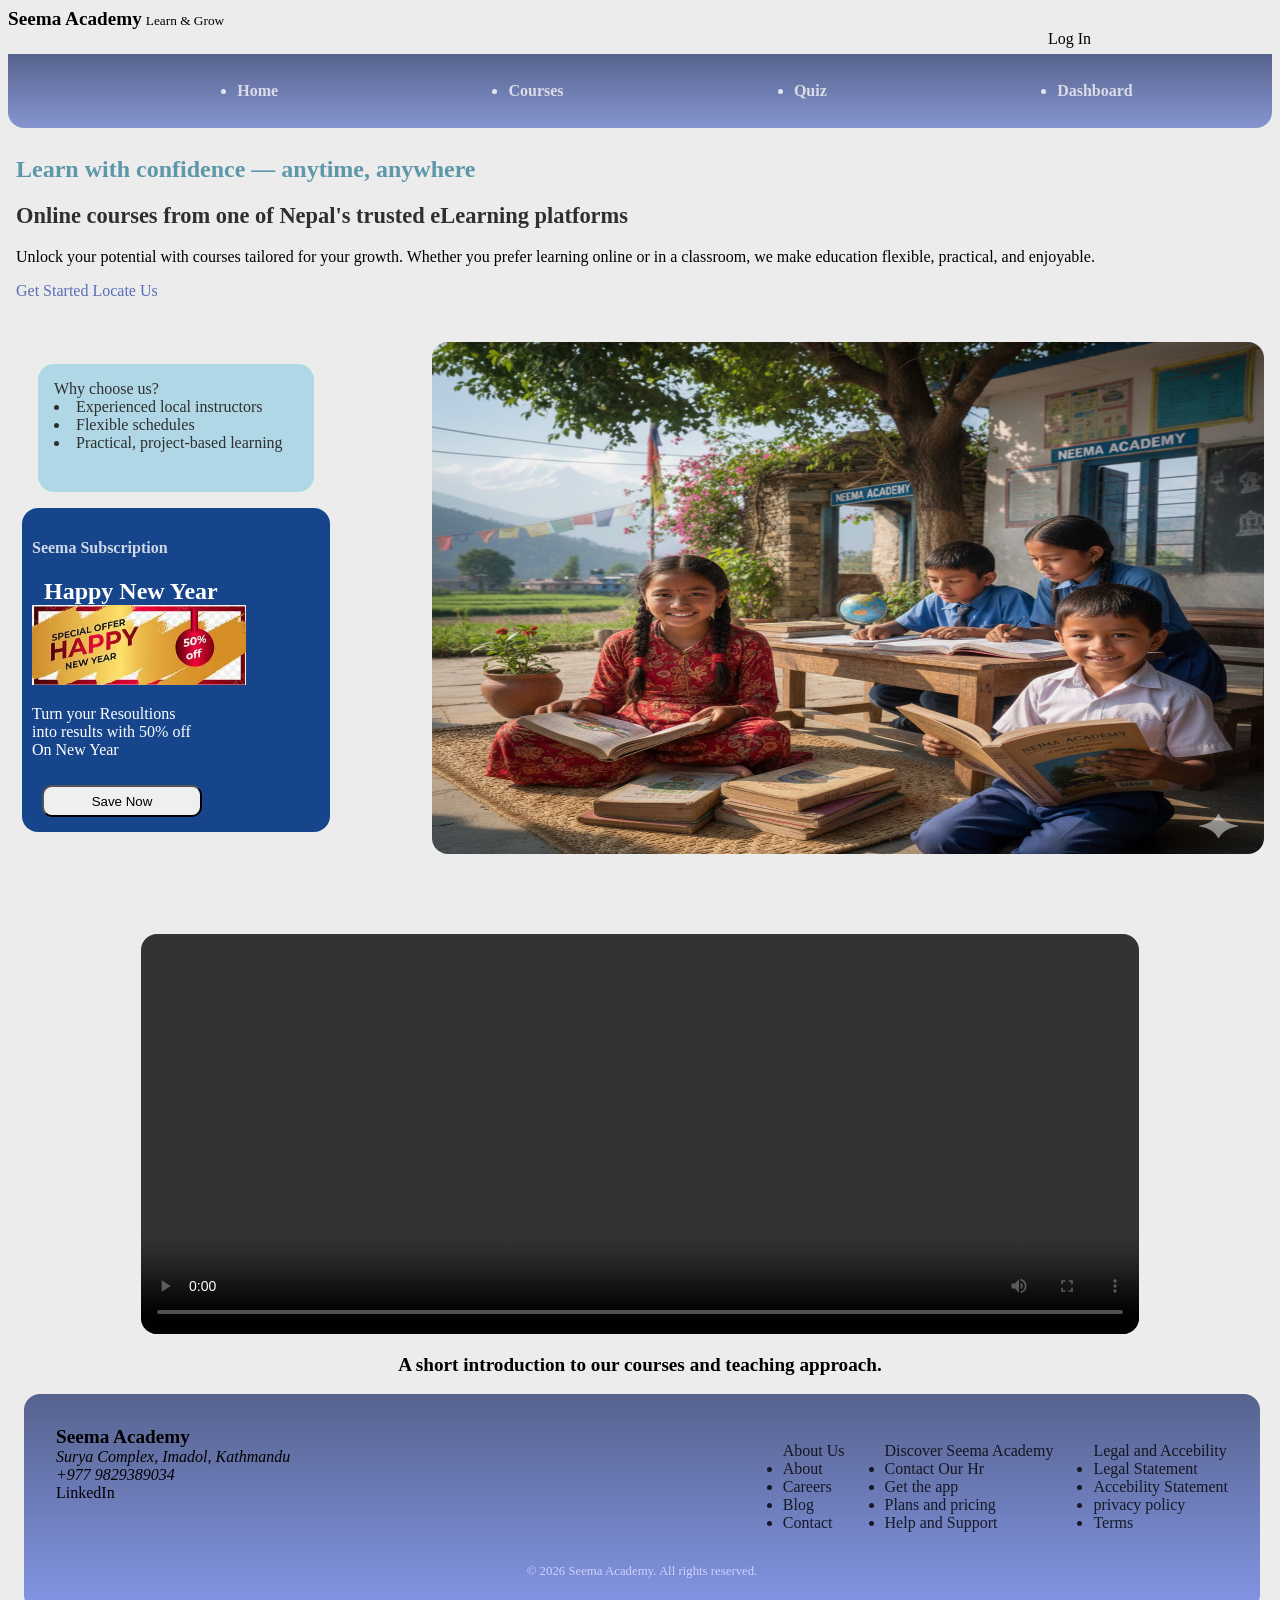
<file: index.html>
<!DOCTYPE html>
<html lang="en">
  <head>
    <meta charset="UTF-8" />
    <meta name="viewport" content="width=device-width, initial-scale=1.0" />
    <title>Neema Academy</title>
    <link rel="stylesheet" href="./css/style.css" />
  </head>
  <body>
    <header>
      <div>
        <div>
          <strong>Seema Academy</strong>
          <small>Learn & Grow</small>
          <a href="Html pages/login_page.html" class="login-btn">Log In</a>
        </div>
        <nav class="navigation" id="head-nav">
          <ul class="nav-ul">
            <li>
              <a href="index.html">Home</a>
            </li>

            <li>
              <a href="Html pages/courses.html">Courses</a>
            </li>

            <li>
              <a href="Html pages/quiz.html">Quiz</a>
            </li>
            <li>
              <a href="Html pages/dash.html">Dashboard</a>
            </li>
          </ul>
        </nav>
      </div>
    </header>

    <main>
      <section class="section">
        <div>
          <h1>Learn with confidence — anytime, anywhere</h1>
          <h3>
            <strong
              >Online courses from one of Nepal's trusted eLearning
              platforms</strong
            >
          </h3>
          <p>
            Unlock your potential with courses tailored for your growth. Whether
            you prefer learning online or in a classroom, we make education
            flexible, practical, and enjoyable.
          </p>

          <div>
            <a href="#">Get Started</a>
            <a href="#">Locate Us</a>
          </div>
        </div>
      </section>
      <br />

      <div id="figure">
        <div id="offer">
          <ul id="ul1">
            Why choose us?
            <li>Experienced local instructors</li>
            <li>Flexible schedules</li>
            <li>Practical, project-based learning</li>
          </ul>

          <div class="offer-btn">
            <h4 id="h41">Seema Subscription</h4>
            <strong>Happy New Year</strong>

            <img
              src="assets/new.png"
              alt="newyear
            "
              id="new1"
            />

            <p>
              Turn your Resoultions<br />
              into results with 50% off<br />
              On New Year
            </p>
            <button type="button">Save Now</button>
          </div>
        </div>

        <div id="image1-div">
          <img src="assets/neema.png" alt="Academy" />
        </div>
      </div>

      <section>
        <article>
          <div id="video">
            <video controls>
              <source
                src="https://www.w3schools.com/html/mov_bbb.mp4"
                type="video/mp4"
              />
              learning.
            </video>
            <p id="inde">
              <strong>
                A short introduction to our courses and teaching
                approach.</strong
              >
            </p>
          </div>
        </article>
      </section>
    </main>
    <br /><br />
    <footer>
      <div class="footer-div">
        <div>
          <strong>Seema Academy</strong><br />
          <address>
            Surya Complex, Imadol, Kathmandu<br />
            <a href="tel:+9779829389034">+977 9829389034</a>
          </address>

          <a href="https://www.linkedin.com/in/bibesh-pokharel-70557b2aa/"
            >LinkedIn</a
          >
        </div>
        <nav>
          <div class="footer-div">
            <ul>
              About Us
              <li>
                <a href="#">About</a>
              </li>
              <li>
                <a href="#">Careers</a>
              </li>
              <li>
                <a href="#">Blog</a>
              </li>
              <li>
                <a href="contact">Contact</a>
              </li>
            </ul>
            <ul>
              Discover Seema Academy
              <li>
                <a href="#">Contact Our Hr</a>
              </li>
              <li>
                <a href="#">Get the app</a>
              </li>
              <li>
                <a href="#">Plans and pricing</a>
              </li>
              <li>
                <a href="#">Help and Support</a>
              </li>
            </ul>

            <ul>
              Legal and Accebility
              <li>
                <a href="#">Legal Statement</a>
              </li>
              <li>
                <a href="#">Accebility Statement</a>
              </li>
              <li>
                <a href="#">privacy policy</a>
              </li>
              <li>
                <a href="#">Terms</a>
              </li>
            </ul>
          </div>
        </nav>
      </div>

      <div>
        <small>© 2026 Seema Academy. All rights reserved.</small>
      </div>
    </footer>
  </body>
</html>
</file>
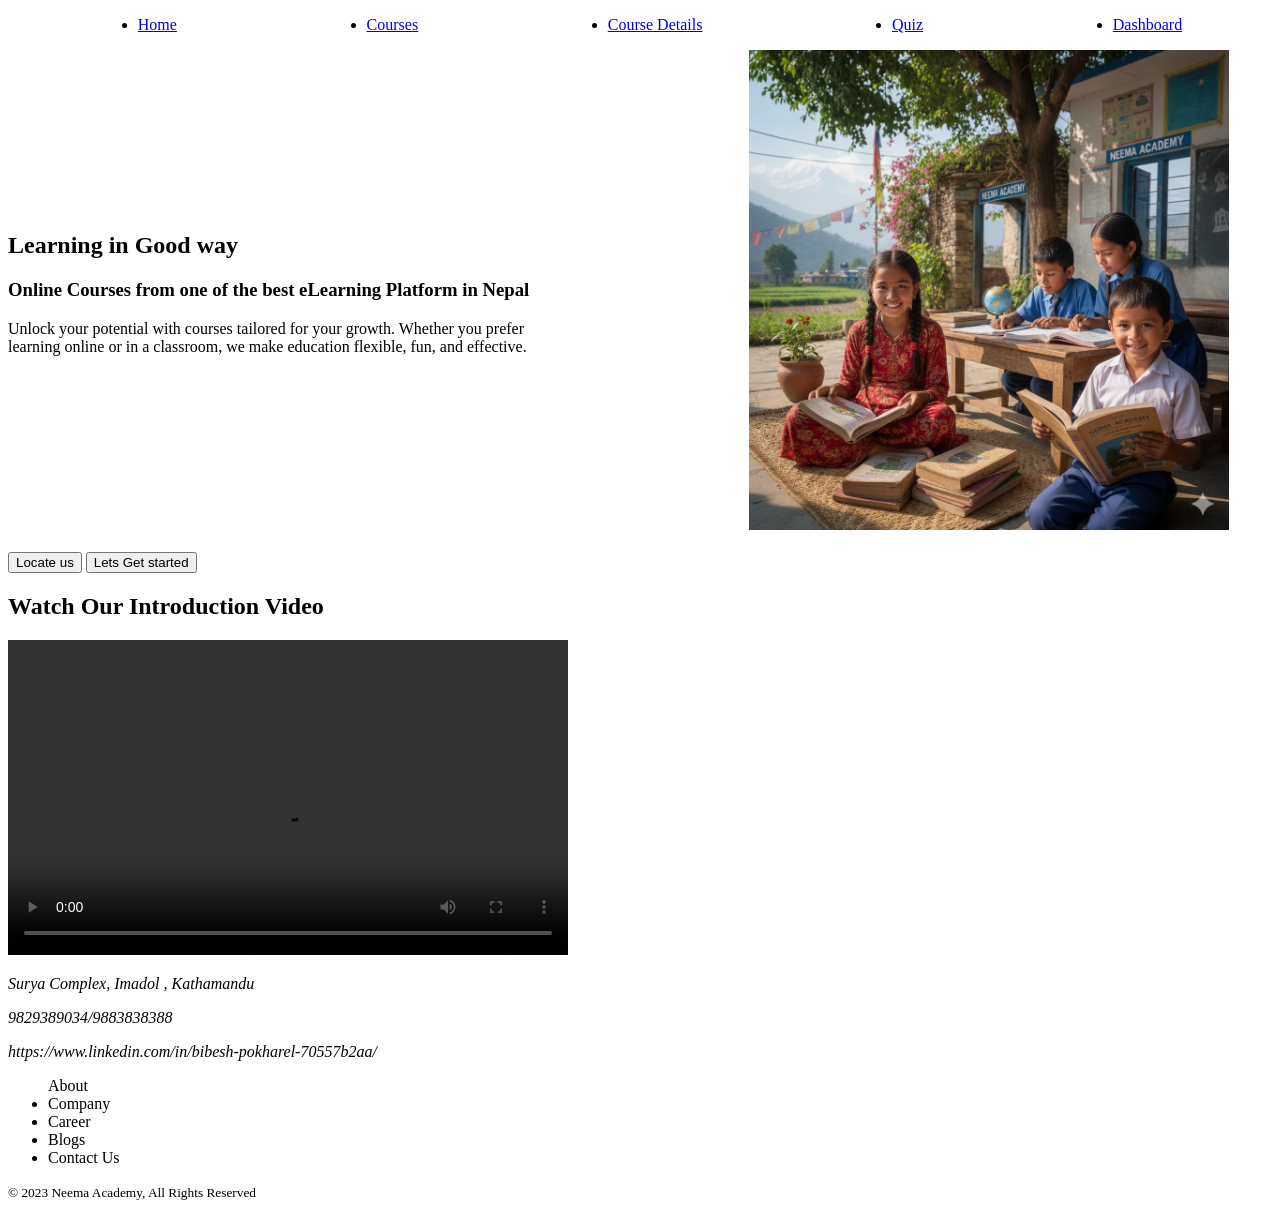
<file: Html pages/index.html>
<!DOCTYPE html>
<html lang="en">
  <head>
    <meta charset="UTF-8" />
    <meta name="viewport" content="width=device-width, initial-scale=1.0" />
    <title>Learning platform</title>
  </head>
  <body>
    <header>
      <nav>
        <ul
          style="
            display: flex;
            gap: 10px;

            justify-content: space-around;
          "
        >
          <li><a href="home.html">Home</a></li>
          <li><a href="courses.html">Courses</a></li>
          <li><a href="courseDetails.html">Course Details</a></li>
          <li><a href="quiz.html">Quiz</a></li>
          <li><a href="dashboard.html">Dashboard</a></li>
        </ul>
      </nav>
    </header>

    <main>
      <section style="display: flex; align-items: center; gap: 220px">
        <div>
          <h1>Learning in Good way</h1>
          <strong
            ><h3>
              Online Courses from one of the best eLearning Platform in Nepal
            </h3></strong
          >
          <p>
            Unlock your potential with courses tailored for your growth. Whether
            you prefer<br />
            learning online or in a classroom, we make education flexible, fun,
            and effective.
          </p>
        </div>
        <nav style="border-color: black; border-width: 10px">
          <div>
            <img
              src="../assets/neema.png"
              alt="Neema Academy"
              style="width: 30rem"
            />
          </div>
        </nav>
      </section>
      <br />
      <div>
        <button type="button">Locate us</button>
        <button>Lets Get started</button>
      </div>

      <section>
        <h2>Watch Our Introduction Video</h2>
        <section>
          <video width="560" height="315" controls>
            <source
              src="https://www.w3schools.com/html/mov_bbb.mp4"
              type="video/mp4"
            />
            A perfect practice makes a man perfect.
          </video>
        </section>
      </section>
    </main>

    <footer>
      <nav>
        <nav>
          <address>
            <p>Surya Complex, Imadol , Kathamandu</p>
            <p>9829389034/9883838388</p>
            <p>https://www.linkedin.com/in/bibesh-pokharel-70557b2aa/</p>
          </address>
        </nav>
        <nav>
          <ul>
            About
            <li>Company</li>
            <li>Career</li>
            <li>Blogs</li>
            <li>Contact Us</li>
          </ul>
        </nav>
        <nav></nav>
      </nav>
      <small>© 2023 Neema Academy, All Rights Reserved</small>
    </footer>
  </body>
</html>
</file>
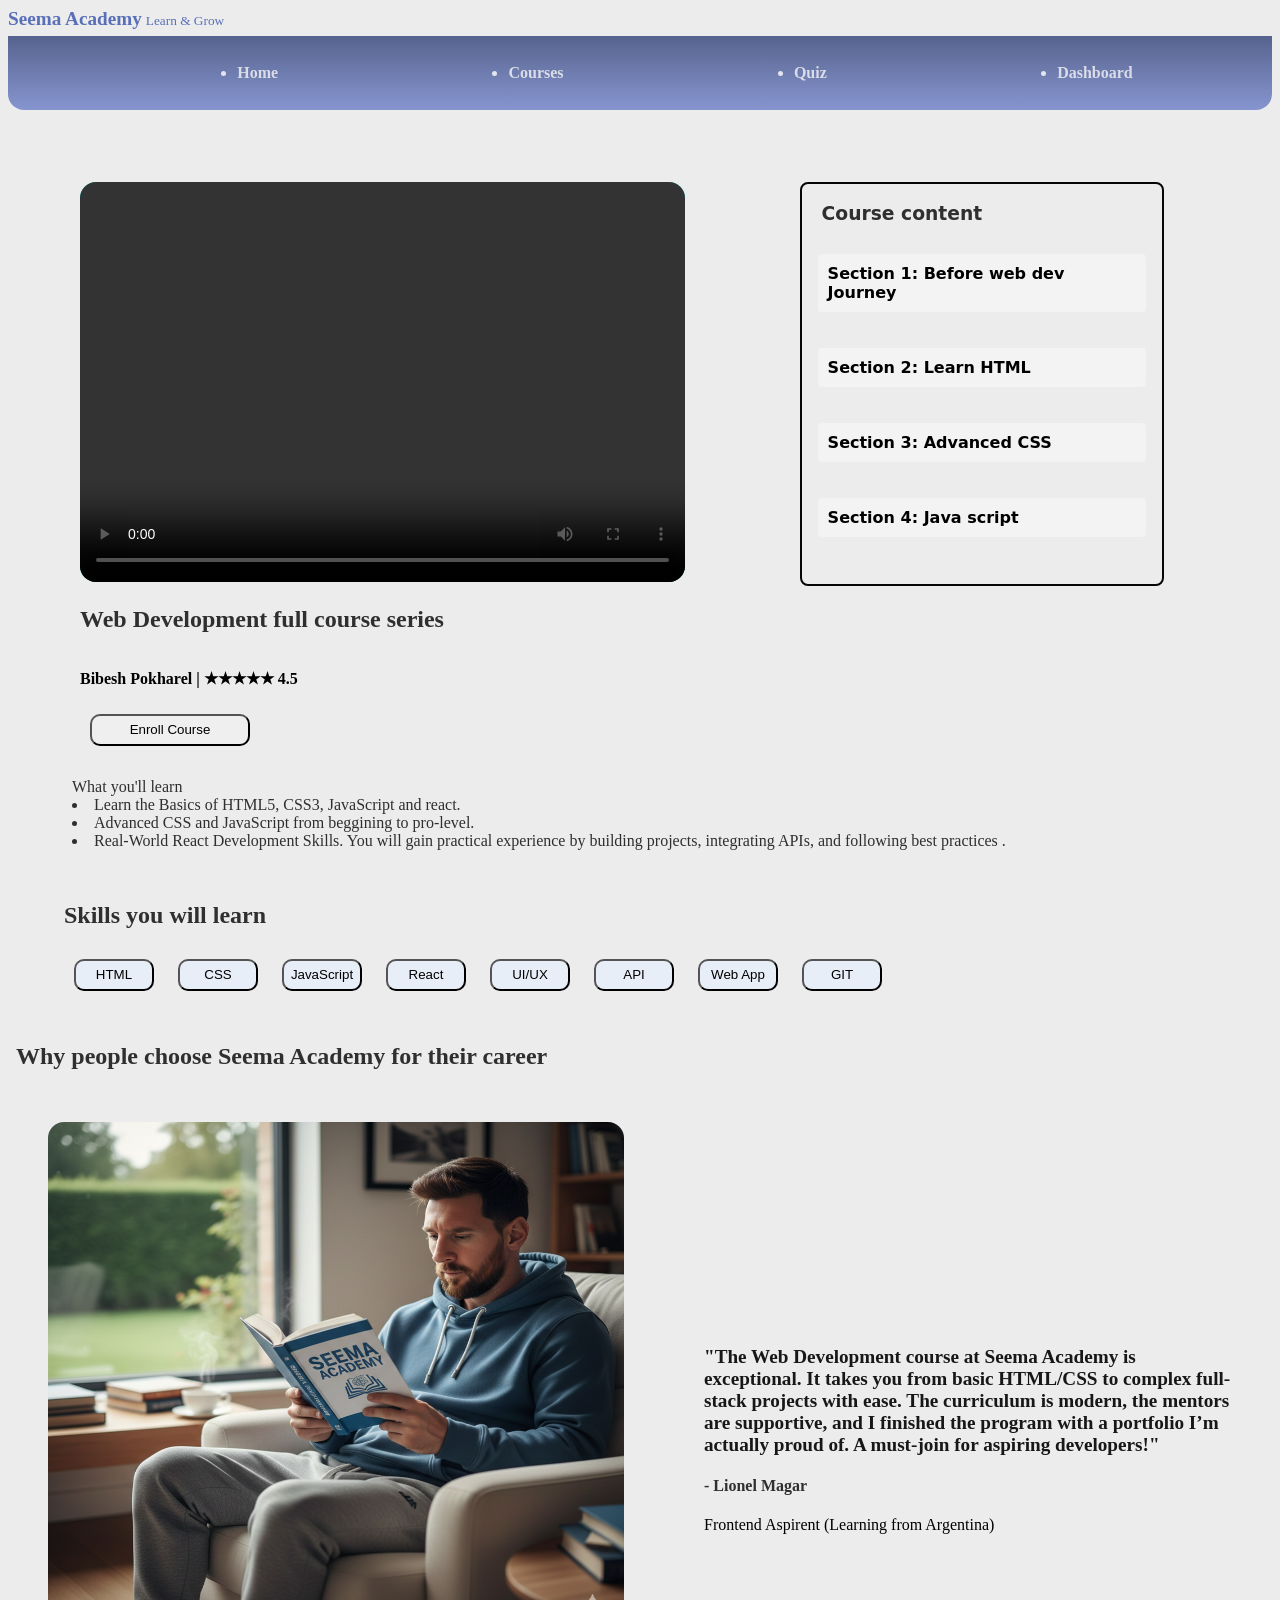
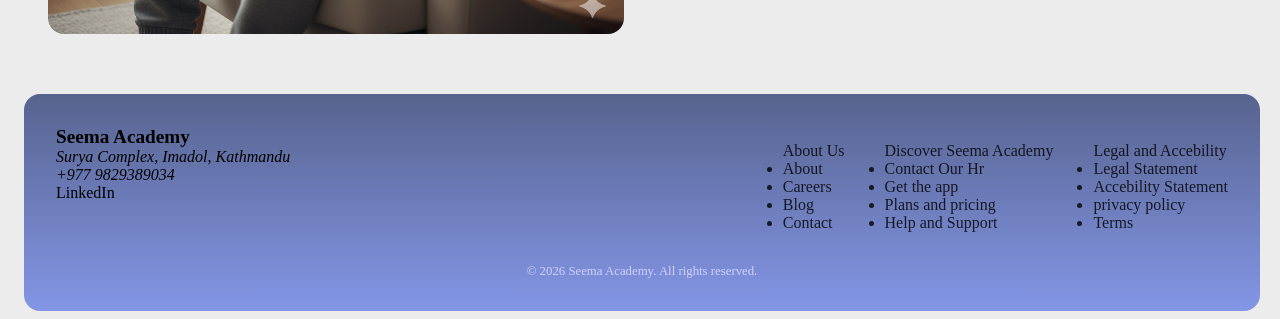
<file: Html pages/courseDetails.html>
<!DOCTYPE html>
<html lang="en">
  <head>
    <meta charset="UTF-8" />
    <meta name="viewport" content="width=device-width, initial-scale=1.0" />
    <title>course details</title>
    <link rel="stylesheet" href="../css/style.css" />
    <link rel="stylesheet" href="../css/courses_details.css" />
  </head>
  <body>
    <header>
      <div>
        <a>
          <div>
            <strong>Seema Academy</strong>
            <small>Learn & Grow</small>
          </div>
        </a>
        <nav class="navigation" id="head-nav">
          <ul class="nav-ul">
            <li>
              <a href="../index.html">Home</a>
            </li>

            <li>
              <a href="../Html pages/courses.html">Courses</a>
            </li>

            <li>
              <a href="../Html pages/quiz.html">Quiz</a>
            </li>
            <li>
              <a href="../Html pages/dash.html">Dashboard</a>
            </li>
          </ul>
        </nav>
      </div>
    </header>
    <main>
      <div class="div1">
        <section>
          <div class="course-grid">
            <div class="video-container" name="video">
              <video controls>
                <source
                  src="https://www.w3schools.com/html/mov_bbb.mp4"
                  type="video/mp4"
                />
              </video>
              <div id="intro">
                <h2>Web Development full course series</h2>
                <p>Bibesh Pokharel | ★★★★★ 4.5</p>
                <a href="enroll_page.html"
                  ><button type="button">Enroll Course</button></a
                >
              </div>
            </div>

            <!-- Course sections -->
            <div id="course-panel">
              <h3>Course content</h3>

              <details class="section">
                <summary class="section-header">
                  Section 1: Before web dev Journey
                </summary>

                <ul class="lesson-list">
                  <li>
                    <label>
                      <input type="checkbox" />
                      <span>1. Course Introduction</span>
                    </label>
                  </li>

                  <li>
                    <label>
                      <span class="title">2. Meet your Instructor</span>
                    </label>
                  </li>

                  <li>
                    <label>
                      <span class="title">3. Lets talk about AI hype</span>
                    </label>
                  </li>

                  <li>
                    <label>
                      <span class="title">4. Jobs salary range and skills</span>
                    </label>
                  </li>

                  <li>
                    <label>
                      <span class="title"
                        >5. What tools you need for web development</span
                      >
                    </label>
                  </li>

                  <li>
                    <label>
                      <span class="title"
                        >6. How to setup your code editor</span
                      >
                    </label>
                  </li>
                </ul>
              </details>

              <!-- section 2 -->

              <details class="section">
                <summary class="section-header">Section 2: Learn HTML</summary>

                <ul class="lesson-list">
                  <li>
                    <label>
                      <input type="checkbox" name="title" />
                      <span class="title">1. HTML Introduction</span>
                    </label>
                  </li>

                  <li>
                    <label>
                      <span class="title"
                        >2. Emmet headings , Block and Inline</span
                      >
                    </label>
                  </li>

                  <li>
                    <label>
                      <span class="title">3. Tables and forms</span>
                    </label>
                  </li>

                  <li>
                    <label>
                      <span class="title"
                        >4. Building a Sementic HTML Page</span
                      >
                    </label>
                  </li>

                  <li>
                    <label>
                      <span class="title">5. Multimedia and Aria in HTML</span>
                    </label>
                  </li>

                  <li>
                    <label>
                      <span class="title">6. Quiz on HTML</span>
                    </label>
                  </li>
                </ul>
              </details>

              <details class="section">
                <summary class="section-header">
                  Section 3: Advanced CSS
                </summary>

                <ul class="lesson-list">
                  <li>
                    <label>
                      <input type="checkbox" />
                      <span class="title">1. CSS Introduction</span>
                    </label>
                  </li>

                  <li>
                    <label>
                      <span class="title"
                        >2. Type and current state of CSS</span
                      >
                    </label>
                  </li>

                  <li>
                    <label>
                      <span class="title">3. MasterClass on CSS Selectors</span>
                    </label>
                  </li>

                  <li>
                    <label>
                      <span class="title">4. Grid vs Flexbox</span>
                    </label>
                  </li>

                  <li>
                    <label>
                      <span class="title"
                        >5. Dropdown Navbar and Specificity</span
                      >
                    </label>
                  </li>

                  <li>
                    <label>
                      <span class="title">6. A Quiz on CSS</span>
                    </label>
                  </li>
                </ul>
              </details>
              <!-- section 4 -->
              <details class="section">
                <summary class="section-header">Section 4: Java script</summary>

                <ul class="lesson-list">
                  <li>
                    <label>
                      <input type="checkbox" />
                      <span class="title">1. Course Introduction</span>
                    </label>
                  </li>

                  <li>
                    <label>
                      <span class="title">2. Meet your Instructor</span>
                    </label>
                  </li>

                  <li>
                    <label>
                      <span class="title">3. Lets talk about AI hype</span>
                    </label>
                  </li>

                  <li>
                    <label>
                      <span class="title">4. Jobs salary range and skills</span>
                    </label>
                  </li>

                  <li>
                    <label>
                      <span class="title"
                        >5. What tools you need for web development</span
                      >
                    </label>
                  </li>

                  <li>
                    <label>
                      <input type="checkbox" />
                      <span class="title"
                        >6. How to setup your code editor</span
                      >
                    </label>
                  </li>
                </ul>
              </details>
            </div>
          </div>
        </section>
      </div>
      <div id="learn">
        <ul>
          What you'll learn
          <li>Learn the Basics of HTML5, CSS3, JavaScript and react.</li>
          <li>Advanced CSS and JavaScript from beggining to pro-level.</li>
          <li>
            Real-World React Development Skills. You will gain practical
            experience by building projects, integrating APIs, and following
            best practices .
          </li>
        </ul>
      </div>
      <!-- skills section -->

      <div id="skill1">
        <h2>Skills you will learn</h2>
        <button type="button">HTML</button>
        <button type="button">CSS</button>
        <button type="button">JavaScript</button>
        <button type="button">React</button>
        <button type="button">UI/UX</button>
        <button type="button">API</button>
        <button type="button">Web App</button>
        <button type="button">GIT</button>
      </div>

      <h2>Why people choose Seema Academy for their career</h2>
      <div id="review">
        <div>
          <img src="../assets/review.png" alt="messi Review" />
        </div>
        <div>
          <p>
            "The Web Development course at Seema Academy is exceptional. It
            takes you from basic HTML/CSS to complex full-stack projects with
            ease. The curriculum is modern, the mentors are supportive, and I
            finished the program with a portfolio I’m actually proud of. A
            must-join for aspiring developers!"
          </p>

          <h4>- Lionel Magar</h4>
          <caption>
            Frontend Aspirent (Learning from Argentina)
          </caption>
        </div>
      </div>
    </main>
   <footer>
      <div class="footer-div">
        <div>
          <strong>Seema Academy</strong><br />
          <address>
            Surya Complex, Imadol, Kathmandu<br />
            <a href="tel:+9779829389034">+977 9829389034</a>
          </address>

          <a href="https://www.linkedin.com/in/bibesh-pokharel-70557b2aa/"
            >LinkedIn</a
          >
        </div>
        <nav>
          <div class="footer-div">
            <ul>
              About Us
              <li>
                <a href="#">About</a>
              </li>
              <li>
                <a href="#">Careers</a>
              </li>
              <li>
                <a href="#">Blog</a>
              </li>
              <li>
                <a href="contact">Contact</a>
              </li>
            </ul>
            <ul>
              Discover Seema Academy
              <li>
                <a href="#">Contact Our Hr</a>
              </li>
              <li>
                <a href="#">Get the app</a>
              </li>
              <li>
                <a href="#">Plans and pricing</a>
              </li>
              <li>
                <a href="#">Help and Support</a>
              </li>
            </ul>

            <ul>
              Legal and Accebility
              <li>
                <a href="#">Legal Statement</a>
              </li>
              <li>
                <a href="#">Accebility Statement</a>
              </li>
              <li>
                <a href="#">privacy policy</a>
              </li>
              <li>
                <a href="#">Terms</a>
              </li>
            </ul>
          </div>
        </nav>
      </div>

      <div>
        <small>© 2026 Seema Academy. All rights reserved.</small>
      </div>
    </footer>
  </body>
</html>
</file>
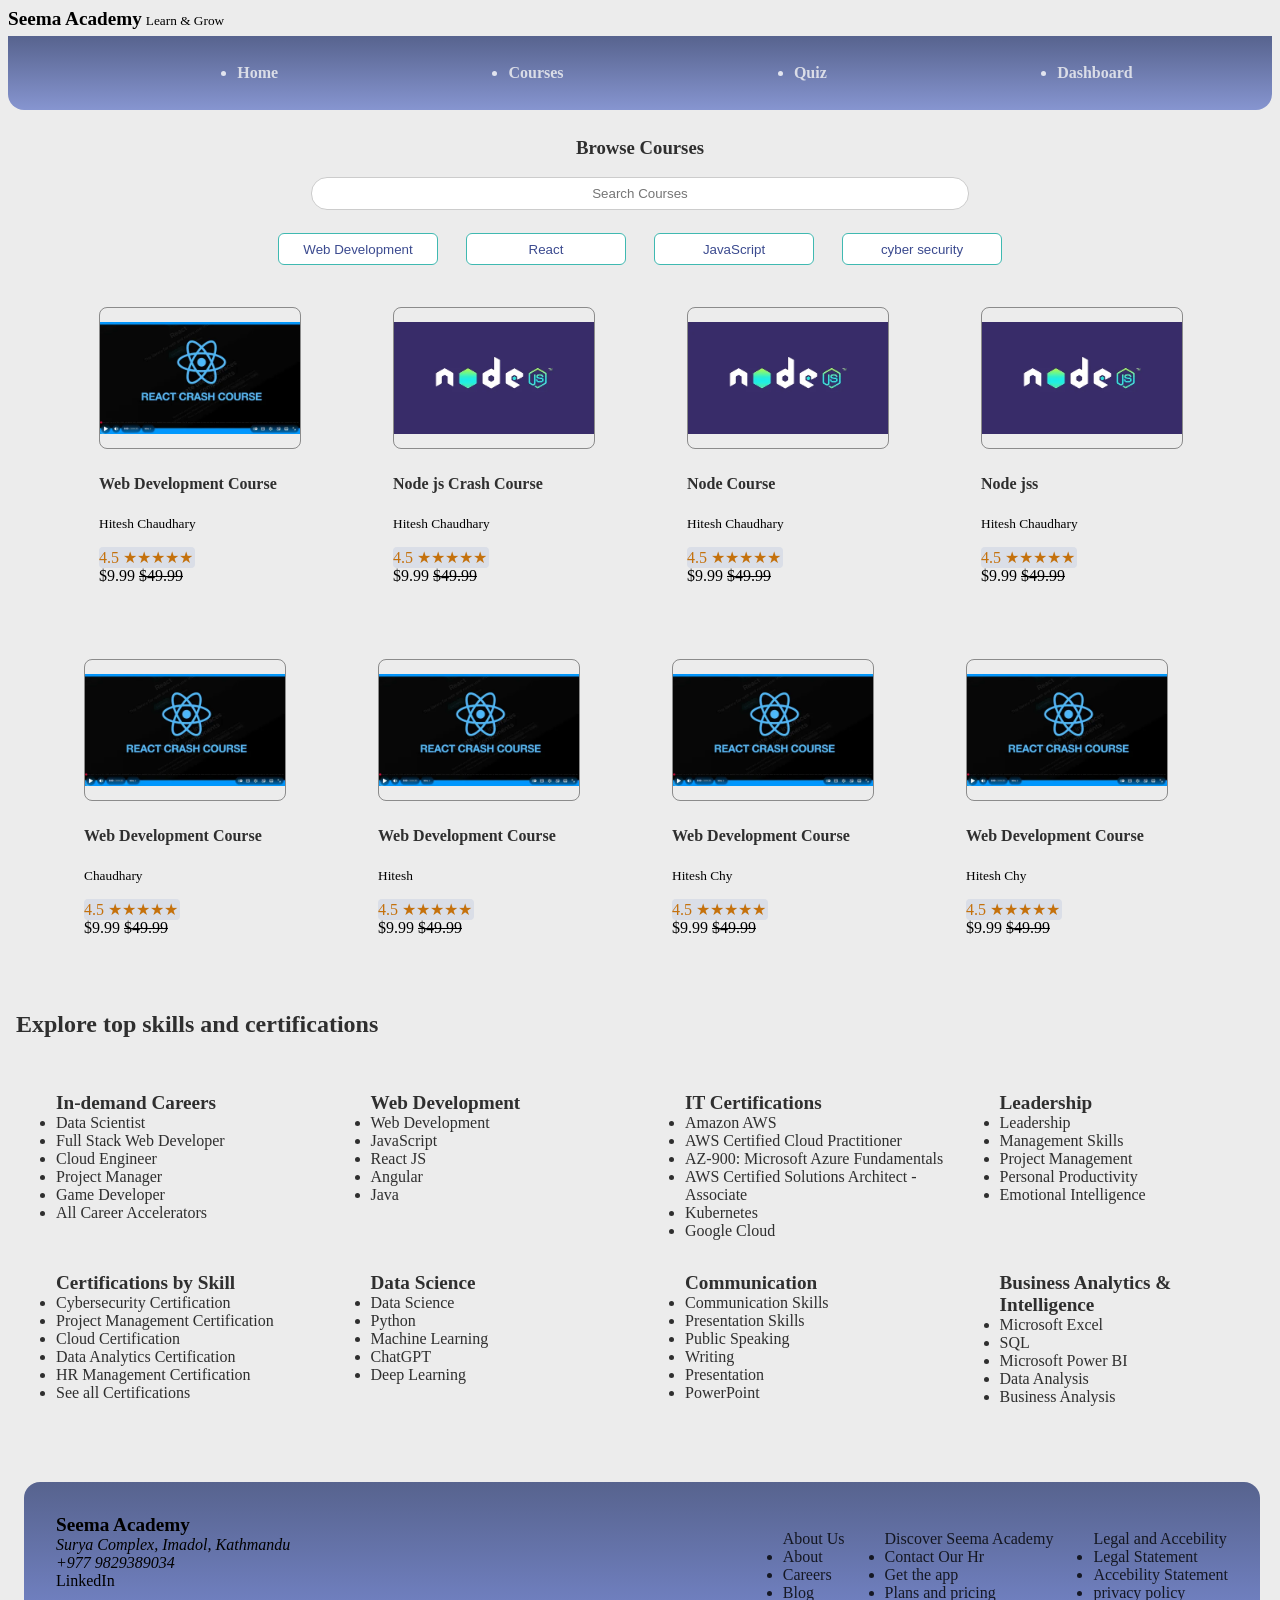
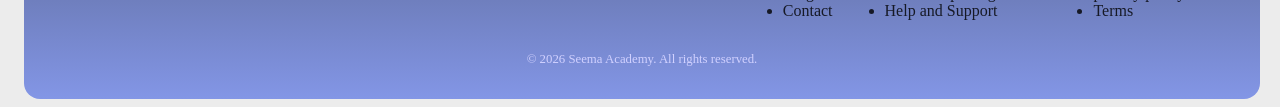
<file: Html pages/courses.html>
<!DOCTYPE html>
<html lang="en">
  <head>
    <meta charset="UTF-8" />
    <meta name="viewport" content="width=device-width, initial-scale=1.0" />
    <title>Document</title>
    <link rel="stylesheet" href="../css/style.css" />
    <link rel="stylesheet" href="../css/courses.css" />
  </head>
  <body>
    <div>
      <header>
        <div>
          <a>
            <div>
              <strong>Seema Academy</strong>
              <small>Learn & Grow</small>
            </div>
          </a>

          <nav class="navigation">
            <ul class="nav-ul">
              <li>
                <a href="../index.html">Home</a>
              </li>
              <li>
                <a href="courses.html">Courses</a>
              </li>

              <li>
                <a href="quiz.html">Quiz</a>
              </li>
              <li>
                <a href="dash.html">Dashboard</a>
              </li>
            </ul>
          </nav>
        </div>
      </header>
      <main>
        <div class="browse-courses">
          <h3>Browse Courses</h3>
          <input type="text" placeholder="Search Courses" />
          <div class="course-tags">
            <button>Web Development</button>
            <button>React</button>
            <button>JavaScript</button>
            <button>cyber security</button>
          </div>
        </div>

      

        <div>
          <div class="container">
            <!-- first  -->
            <div class="card1">
              <a
                href="courseDetails.html
                "
              >
                <div class="card">
                  <div class="description">
                    <ul>
                      What you’ll learn
                      <li>Become a full stack developer</li>
                      <li>Master of Javascript ecosystem</li>
                      <li>
                        Build any project for your company or for freelance
                        projects
                      </li>
                    </ul>
                  </div>
                  <div class="img-div">
                    <img src="../assets/react.webp" alt="react crash course" />
                    <h4>Web Development Course</h4>
                    <small>Hitesh Chaudhary</small>
                    <p>
                      <span>4.5 ★★★★★ </span><br />
                      $9.99
                      <del>$49.99</del>
                    </p>
                  </div>
                </div>
              </a>
            </div>
            <!-- 2nd -->
            <div class="card1">
              <a href="./courseDetails.html">
                <div class="card">
                  <div class="description">
                    <ul>
                      What you’ll learn
                      <li>Become a full stack developer</li>
                      <li>Master of Javascript ecosystem</li>
                      <li>
                        Build any project for your company or for freelance
                        projects
                      </li>
                    </ul>
                  </div>
                  <div class="img-div">
                    <img src="../assets/image (1).webp" alt="image1" />
                    <h4>Node js Crash Course</h4>
                    <small>Hitesh Chaudhary</small>
                    <p>
                      <span>4.5 ★★★★★ </span><br />
                      $9.99
                      <del>$49.99</del>
                    </p>
                  </div>
                </div>
              </a>
            </div>
            <!-- 3rd -->
            <div class="card1">
              <a href="">
                <div class="card">
                  <div class="description">
                    <ul>
                      What you’ll learn
                      <li>Become a full stack developer</li>
                      <li>Master of Javascript ecosystem</li>
                      <li>
                        Build any project for your company or for freelance
                        projects
                      </li>
                    </ul>
                  </div>
                  <div class="img-div">
                    <img src="../assets/image (1).webp" alt="image1" />
                    <h4>Node Course</h4>
                    <small>Hitesh Chaudhary</small>
                    <p>
                      <span>4.5 ★★★★★ </span><br />
                      $9.99
                      <del>$49.99</del>
                    </p>
                  </div>
                </div>
              </a>
            </div>
            <!-- 4th -->
            <div class="card1">
              <a href="#">
                <div class="description1">
                  <ul>
                    What you’ll learn
                    <li>Become a full stack developer</li>
                    <li>Master of Javascript ecosystem</li>
                    <li>
                      Build any project for your company or for freelance
                      projects
                    </li>
                  </ul>
                </div>
                <div class="img-div">
                  <img src="../assets/image (1).webp" alt="image1" />
                  <h4>Node jss</h4>
                  <small>Hitesh Chaudhary</small>
                  <p>
                    <span>4.5 ★★★★★ </span><br />
                    $9.99
                    <del>$49.99</del>
                  </p>
                </div></a
              >
            </div>
          </div>
        </div>
        <!-- second coourse -->
        <div>
          <div class="container">
            <!-- first  -->
            <div class="card1">
              <a
                href="courseDetails.html
              "
              >
                <div class="card">
                  <div class="description">
                    <ul>
                      What you’ll learn
                      <li>Become a full stack developer</li>
                      <li>Master of Javascript ecosystem</li>
                      <li>
                        Build any project for your company or for freelance
                        projects
                      </li>
                    </ul>
                  </div>
                  <div class="img-div">
                    <img src="../assets/react.webp" alt="react crash course" />
                    <h4>Web Development Course</h4>
                    <small>Chaudhary</small>
                    <p>
                      <span>4.5 ★★★★★ </span><br />
                      $9.99
                      <del>$49.99</del>
                    </p>
                  </div>
                </div>
              </a>
            </div>
            <!-- second -->
            <div class="card1">
              <a
                href="courseDetails.html
              "
              >
                <div class="card">
                  <div class="description">
                    <ul>
                      What you’ll learn
                      <li>Become a full stack developer</li>
                      <li>Master of Javascript ecosystem</li>
                      <li>
                        Build any project for your company or for freelance
                        projects
                      </li>
                    </ul>
                  </div>
                  <div class="img-div">
                    <img src="../assets/react.webp" alt="react crash course" />
                    <h4>Web Development Course</h4>
                    <small>Hitesh </small>
                    <p>
                      <span>4.5 ★★★★★ </span><br />
                      $9.99
                      <del>$49.99</del>
                    </p>
                  </div>
                </div>
              </a>
            </div>
            <!-- third -->
            <div class="card1">
              <a
                href="courseDetails.html
              "
              >
                <div class="card">
                  <div class="description">
                    <ul>
                      What you’ll learn
                      <li>Become a full stack developer</li>
                      <li>Master of Javascript ecosystem</li>
                      <li>
                        Build any project for your company or for freelance
                        projects
                      </li>
                    </ul>
                  </div>
                  <div class="img-div">
                    <img src="../assets/react.webp" alt="react crash course" />
                    <h4>Web Development Course</h4>
                    <small>Hitesh Chy</small>
                    <p>
                      <span>4.5 ★★★★★ </span><br />
                      $9.99
                      <del>$49.99</del>
                    </p>
                  </div>
                </div>
              </a>
            </div>
            <div class="card1">
              <a
                href="courseDetails.html
              "
              >
                <div class="card">
                  <div class="description">
                    <ul>
                      What you’ll learn
                      <li>Become a full stack developer</li>
                      <li>Master of Javascript ecosystem</li>
                      <li>
                        Build any project for your company or for freelance
                        projects
                      </li>
                    </ul>
                  </div>
                  <div class="img-div">
                    <img src="../assets/react.webp" alt="react crash course" />
                    <h4>Web Development Course</h4>
                    <small>Hitesh Chy</small>
                    <p>
                      <span>4.5 ★★★★★ </span><br />
                      $9.99
                      <del>$49.99</del>
                    </p>
                  </div>
                </div>
              </a>
            </div>
          </div>
        </div>
        <div id="skills">
          <h2>Explore top skills and certifications</h2>
          <br />

          <div class="min-div">
            <ul class="skill-ul">
              <strong>In-demand Careers</strong>
              <li>Data Scientist</li>
              <li>Full Stack Web Developer</li>
              <li>Cloud Engineer</li>
              <li>Project Manager</li>
              <li>Game Developer</li>
              <li>All Career Accelerators</li>
            </ul>
            <ul class="skill-ul">
              <strong>Web Development</strong>
              <li>Web Development</li>
              <li>JavaScript</li>
              <li>React JS</li>
              <li>Angular</li>
              <li>Java</li>
            </ul>
            <ul class="skill-ul">
              <strong>IT Certifications</strong>
              <li>Amazon AWS</li>
              <li>AWS Certified Cloud Practitioner</li>
              <li>AZ-900: Microsoft Azure Fundamentals</li>
              <li>AWS Certified Solutions Architect - Associate</li>
              <li>Kubernetes</li>
              <li>Google Cloud</li>
            </ul>
            <ul class="skill-ul">
              <strong>Leadership</strong>
              <li>Leadership</li>
              <li>Management Skills</li>
              <li>Project Management</li>
              <li>Personal Productivity</li>
              <li>Emotional Intelligence</li>
            </ul>
          </div>
          <div class="min-div">
            <ul class="skill-ul">
              <strong>Certifications by Skill</strong>
              <li>Cybersecurity Certification</li>
              <li>Project Management Certification</li>
              <li>Cloud Certification</li>
              <li>Data Analytics Certification</li>
              <li>HR Management Certification</li>
              <li>See all Certifications</li>
            </ul>
            <ul class="skill-ul">
              <strong>Data Science</strong>
              <li>Data Science</li>
              <li>Python</li>
              <li>Machine Learning</li>
              <li>ChatGPT</li>
              <li>Deep Learning</li>
            </ul>
            <ul class="skill-ul">
              <strong>Communication</strong>
              <li>Communication Skills</li>
              <li>Presentation Skills</li>
              <li>Public Speaking</li>
              <li>Writing</li>
              <li>Presentation</li>
              <li>PowerPoint</li>
            </ul>
            <ul class="skill-ul">
              <strong>Business Analytics & Intelligence</strong>
              <li>Microsoft Excel</li>
              <li>SQL</li>
              <li>Microsoft Power BI</li>
              <li>Data Analysis</li>
              <li>Business Analysis</li>
            </ul>
          </div>
        </div>
      </main>
      <br /><br />
      <footer>
        <div class="footer-div">
          <div>
            <strong>Seema Academy</strong><br />
            <address>
              Surya Complex, Imadol, Kathmandu<br />
              <a href="tel:+9779829389034">+977 9829389034</a>
            </address>

            <a href="https://www.linkedin.com/in/bibesh-pokharel-70557b2aa/"
              >LinkedIn</a
            >
          </div>
          <nav>
            <div class="footer-div">
              <ul>
                About Us
                <li>
                  <a href="#">About</a>
                </li>
                <li>
                  <a href="#">Careers</a>
                </li>
                <li>
                  <a href="#">Blog</a>
                </li>
                <li>
                  <a href="contact">Contact</a>
                </li>
              </ul>
              <ul>
                Discover Seema Academy
                <li>
                  <a href="#">Contact Our Hr</a>
                </li>
                <li>
                  <a href="#">Get the app</a>
                </li>
                <li>
                  <a href="#">Plans and pricing</a>
                </li>
                <li>
                  <a href="#">Help and Support</a>
                </li>
              </ul>

              <ul>
                Legal and Accebility
                <li>
                  <a href="#">Legal Statement</a>
                </li>
                <li>
                  <a href="#">Accebility Statement</a>
                </li>
                <li>
                  <a href="#">privacy policy</a>
                </li>
                <li>
                  <a href="#">Terms</a>
                </li>
              </ul>
            </div>
          </nav>
        </div>

        <div>
          <small>© 2026 Seema Academy. All rights reserved.</small>
        </div>
      </footer>
    </div>
  </body>
</html>
</file>
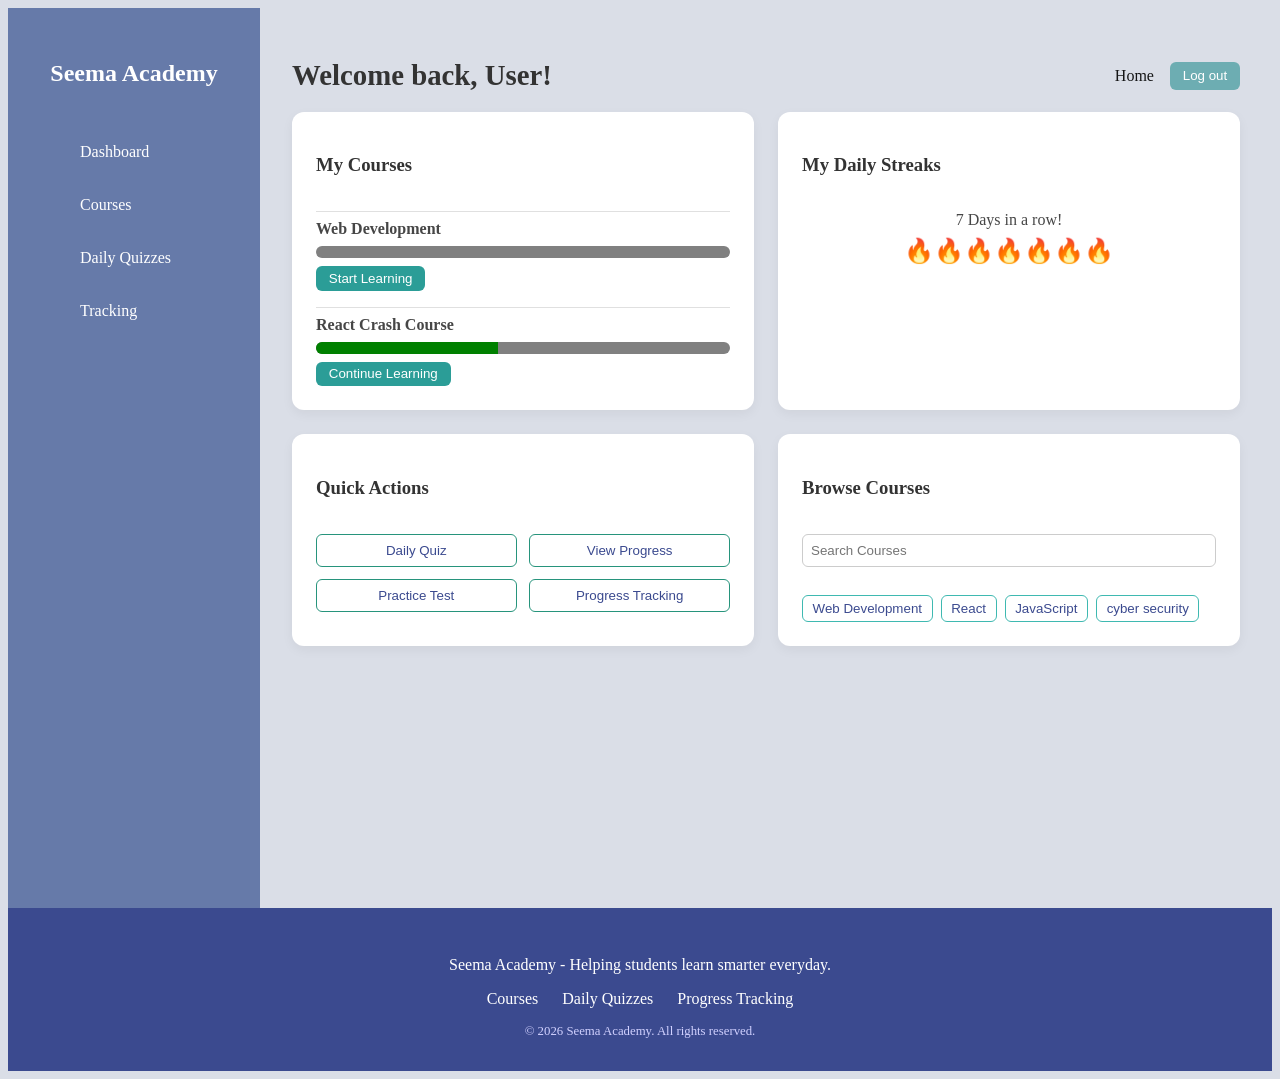
<file: Html pages/dash.html>
<!DOCTYPE html>
<html lang="en">
  <head>
    <meta charset="UTF-8" />
    <meta name="viewport" content="width=device-width, initial-scale=1.0" />
    <title>Document</title>
    <link rel="stylesheet" href="../css/dashboard.css" />
  </head>

  <body>
    <div class="dashboard-wrapper">
      <aside class="sidebar">
        <h2>Seema Academy</h2>
        <ul>
          <a href="../Html pages/dash.html"><li>Dashboard</li></a>
          <a href="#"><li>Courses</li></a>
          <a href="#"><li>Daily Quizzes</li></a>
          <a href="../Html pages/progress.html"><li>Tracking</li></a>
        </ul>
      </aside>

      <main class="dashboard-main">
        <header class="dashboard-header">
          <h1>Welcome back, User!</h1>
          <div class="user-actions">
            <a href="../index.html"><span class="span1">Home</span></a>
            <button onclick="window.location.href=('../index.html')">
              Log out
            </button>
          </div>
        </header>

        <section class="dashboard-cards">
          <div class="card my-courses">
            <h3>My Courses</h3>
            <div class="course">
              <span>Web Development</span>
              <progress value="0" max="100"></progress>
              <button>Start Learning</button>
            </div>
            <div class="course">
              <span>React Crash Course</span>
              <progress value="44" max="100"></progress>
              <button>Continue Learning</button>
            </div>
          </div>

          <div class="card daily-streak">
            <h3>My Daily Streaks</h3>
            <div class="streak">
              <span>7 Days in a row!</span>
              <div class="fire-icons">🔥🔥🔥🔥🔥🔥🔥</div>
            </div>
          </div>

          <div class="card quick-actions">
            <h3>Quick Actions</h3>
            <div class="actions-grid">
              <button>Daily Quiz</button>
              <button>View Progress</button>
              <button>Practice Test</button>
              <button>Progress Tracking</button>
            </div>
          </div>

          <div class="card browse-courses">
            <h3>Browse Courses</h3>
            <input type="text" placeholder="Search Courses" />
            <div class="course-tags">
              <button>Web Development</button>
              <button>React</button>
              <button>JavaScript</button>
              <button>cyber security</button>
            </div>
          </div>
        </section>
      </main>
    </div>

    <footer>
      <p>Seema Academy - Helping students learn smarter everyday.</p>
      <div class="footer-links">
        <a href="#">Courses</a>
        <a href="#">Daily Quizzes</a>
        <a href="#">Progress Tracking</a>
      </div>
      <small>© 2026 Seema Academy. All rights reserved.</small>
    </footer>
  </body>
</html>
</file>
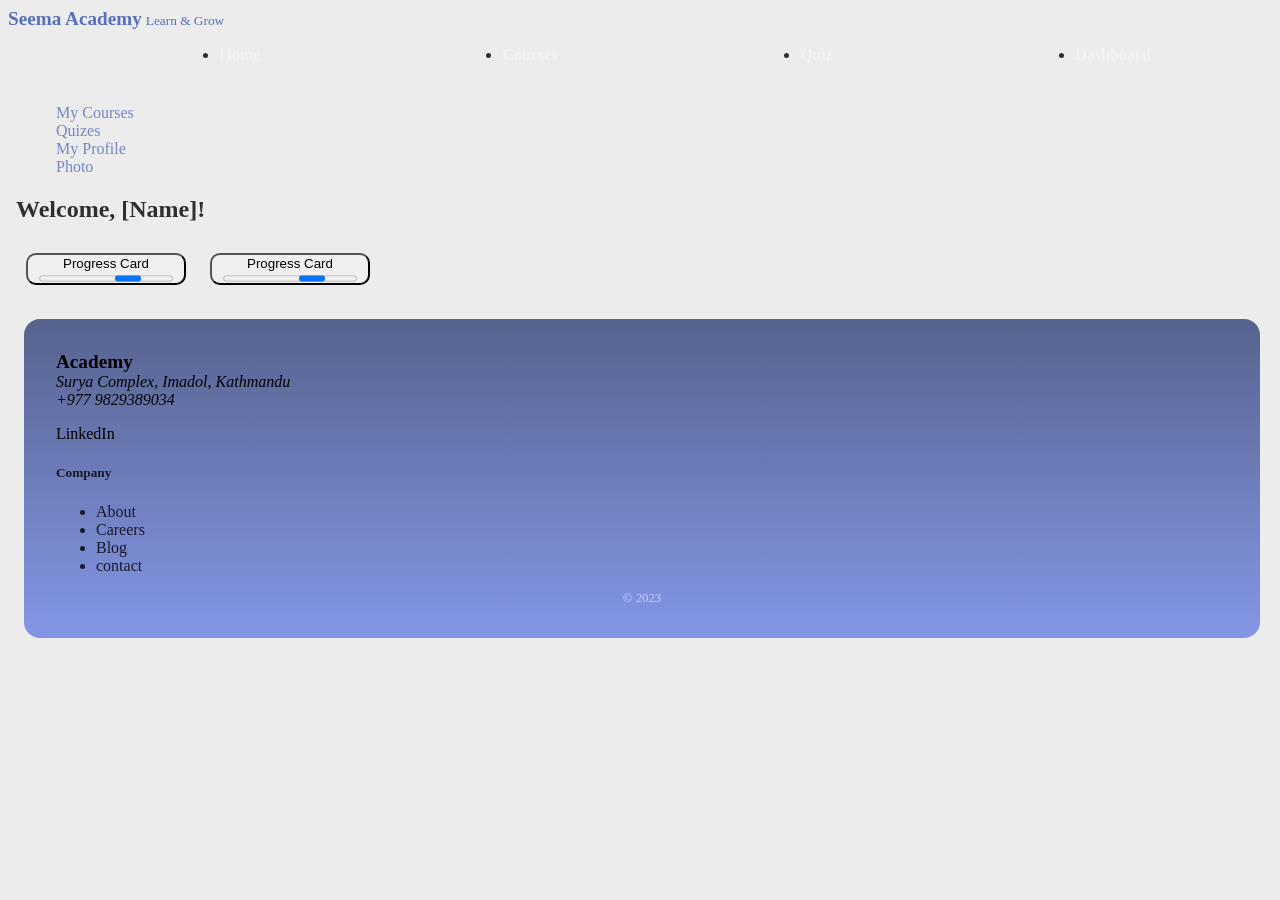
<file: Html pages/dashboard.html>
<!DOCTYPE html>
<html lang="en">
  <head>
    <meta charset="UTF-8" />
    <meta name="viewport" content="width=device-width, initial-scale=1.0" />
    <title>Dashboard</title>
    <link rel="stylesheet" href="../css/style.css" />
  </head>
  <body>
    <div>
      <header class="main-nav">
        <div style>
          <a>
            <div>
              <strong>Seema Academy</strong>
              <small>Learn & Grow</small>
            </div>
          </a>

          <nav>
            <ul class="nav-ul">
              <li>
                <a href="../index.html">Home</a>
              </li>
              <li>
                <a href="courses.html">Courses</a>
              </li>

              <li>
                <a href="quiz.html">Quiz</a>
              </li>
              <li>
                <a href="dashboard.html">Dashboard</a>
              </li>
            </ul>
          </nav>
        </div>
      </header>

      <main id="dashboard">
        <div>
          <ul type="none">
            <li><a href="./courseDetails.html">My Courses</a></li>
            <li><a href="./quiz.html">Quizes </a></li>
            <li><a href="./dash.html">My Profile</a></li>
            <li><a href="./photo.html">Photo</a></li>
          </ul>

          <div>
            <h2>Welcome, [Name]!</h2>

            <button type="button">
              Progress Card<br />
              <progress></progress>
            </button>
            <button type="button">
              Progress Card<br />
              <progress></progress>
            </button>
          </div>
          <!-- <div>
            <h3>My Courses</h3>
            <button type="button" id="buttonD1">Course 1</button><br /><br />
            <button type="button">Course 2</button><br /><br />

            <button type="button">Course 3</button>
          </div> -->
        </div>
      </main>
    </div>
    <footer>
      <div>
        <div>
          <strong>Academy</strong>
          <address>
            Surya Complex, Imadol, Kathmandu<br />
            <a href="tel:+9779829389034">+977 9829389034</a>
          </address>
          <p>
            <a href="https://www.linkedin.com/in/bibesh-pokharel-70557b2aa/"
              >LinkedIn</a
            >
          </p>
        </div>

        <nav>
          <div>
            <h5>Company</h5>
            <ul>
              <li>
                <a href="#">About</a>
              </li>
              <li>
                <a href="#">Careers</a>
              </li>
              <li>
                <a href="#">Blog</a>
              </li>
              <li>
                <a href="#">contact</a>
              </li>
            </ul>
          </div>
        </nav>
      </div>

      <div>
        <small>© 2023 </small>
      </div>
    </footer>
  </body>
</html>
</file>
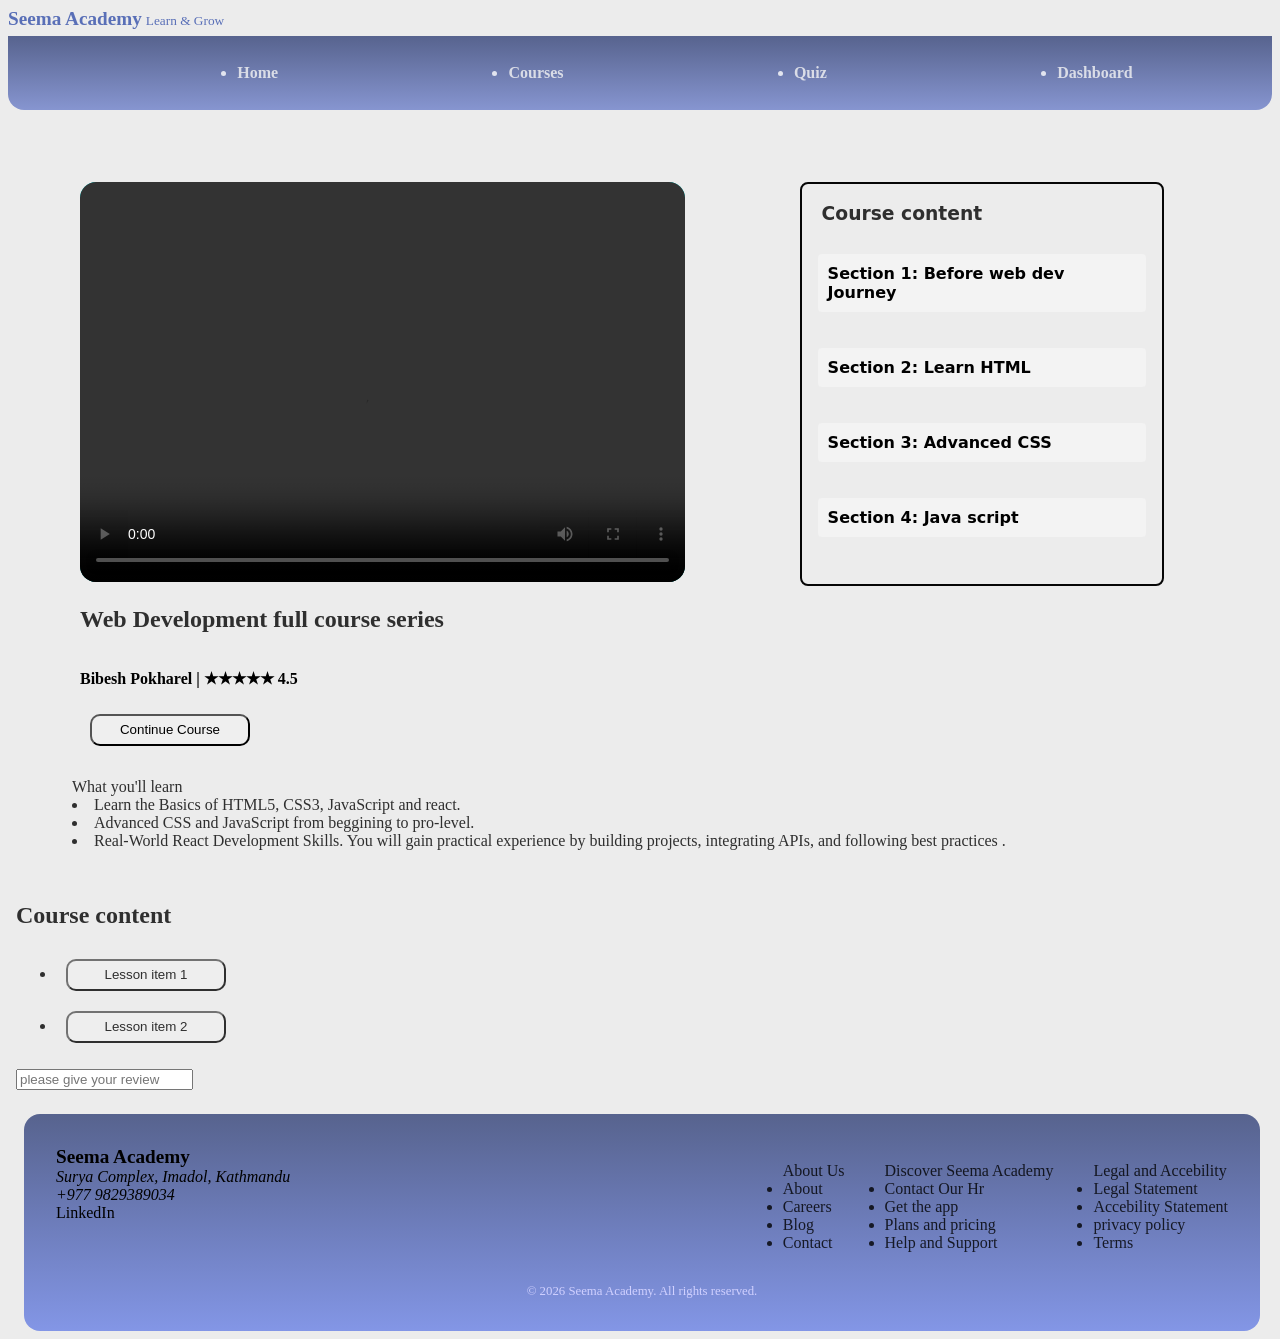
<file: Html pages/enroll_page.html>
<!DOCTYPE html>
<html lang="en">
  <head>
    <meta charset="UTF-8" />
    <meta name="viewport" content="width=device-width, initial-scale=1.0" />
    <title>Enroll Page</title>
    <link rel="stylesheet" href="../css/style.css" />
    <link rel="stylesheet" href="../css/courses_details.css" />
  </head>
  <body>
    <header>
      <div>
        <a>
          <div>
            <strong>Seema Academy</strong>
            <small>Learn & Grow</small>
          </div>
        </a>
        <nav class="navigation" id="head-nav">
          <ul class="nav-ul">
            <li>
              <a href="../index.html">Home</a>
            </li>

            <li>
              <a href="../Html pages/courses.html">Courses</a>
            </li>

            <li>
              <a href="../Html pages/quiz.html">Quiz</a>
            </li>
            <li>
              <a href="../Html pages/dash.html">Dashboard</a>
            </li>
          </ul>
        </nav>
      </div>
    </header>

    <main>
      <div class="div1">
        <section>
          <div class="course-grid">
            <div class="video-container" name="video">
              <video controls>
                <source
                  src="https://www.w3schools.com/html/mov_bbb.mp4"
                  type="video/mp4"
                />
              </video>
              <div id="intro">
                <h2>Web Development full course series</h2>
                <p>Bibesh Pokharel | ★★★★★ 4.5</p>
                <button type="button">Continue Course</button>
              </div>
            </div>

            <!-- Course sections -->
            <div id="course-panel">
              <h3>Course content</h3>

              <details class="section">
                <summary class="section-header">
                  Section 1: Before web dev Journey
                </summary>

                <ul class="lesson-list">
                  <li>
                    <label>
                      <input type="checkbox" />
                      <span class="title">1. Course Introduction</span>
                    </label>
                  </li>

                  <li>
                    <label>
                      <input type="checkbox" />
                      <span class="title">2. Meet your Instructor</span>
                    </label>
                  </li>

                  <li>
                    <label>
                      <input type="checkbox" checked />
                      <span class="title">3. Lets talk about AI hype</span>
                    </label>
                  </li>

                  <li>
                    <label>
                      <input type="checkbox" checked />
                      <span class="title">4. Jobs salary range and skills</span>
                    </label>
                  </li>

                  <li>
                    <label>
                      <input type="checkbox" />
                      <span class="title"
                        >5. What tools you need for web development</span
                      >
                    </label>
                  </li>

                  <li>
                    <label>
                      <input type="checkbox" />
                      <span class="title"
                        >6. How to setup your code editor</span
                      >
                    </label>
                  </li>
                </ul>
              </details>

              <!-- section 2 -->

              <details class="section">
                <summary class="section-header">Section 2: Learn HTML</summary>

                <ul class="lesson-list">
                  <li>
                    <label>
                      <input type="checkbox" />
                      <span class="title">1. HTML Introduction</span>
                    </label>
                  </li>

                  <li>
                    <label>
                      <input type="checkbox" />
                      <span class="title"
                        >2. Emmet headings , Block and Inline</span
                      >
                    </label>
                  </li>

                  <li>
                    <label>
                      <input type="checkbox" checked />
                      <span class="title">3. Tables and forms</span>
                    </label>
                  </li>

                  <li>
                    <label>
                      <input type="checkbox" checked />
                      <span class="title"
                        >4. Building a Sementic HTML Page</span
                      >
                    </label>
                  </li>

                  <li>
                    <label>
                      <input type="checkbox" />
                      <span class="title">5. Multimedia and Aria in HTML</span>
                    </label>
                  </li>

                  <li>
                    <label>
                      <input type="checkbox" />
                      <span class="title">6. Quiz on HTML</span>
                    </label>
                  </li>
                </ul>
              </details>

              <details class="section">
                <summary class="section-header">
                  Section 3: Advanced CSS
                </summary>

                <ul class="lesson-list">
                  <li>
                    <label>
                      <input type="checkbox" />
                      <span class="title">1. CSS Introduction</span>
                    </label>
                  </li>

                  <li>
                    <label>
                      <input type="checkbox" />
                      <span class="title"
                        >2. Type and current state of CSS</span
                      >
                    </label>
                  </li>

                  <li>
                    <label>
                      <input type="checkbox" checked />
                      <span class="title">3. MasterClass on CSS Selectors</span>
                    </label>
                  </li>

                  <li>
                    <label>
                      <input type="checkbox" checked />
                      <span class="title">4. Grid vs Flexbox</span>
                    </label>
                  </li>

                  <li>
                    <label>
                      <input type="checkbox" />
                      <span class="title"
                        >5. Dropdown Navbar and Specificity</span
                      >
                    </label>
                  </li>

                  <li>
                    <label>
                      <input type="checkbox" />
                      <span class="title">6. A Quiz on CSS</span>
                    </label>
                  </li>
                </ul>
              </details>
              <!-- section 4 -->
              <details class="section">
                <summary class="section-header">Section 4: Java script</summary>

                <ul class="lesson-list">
                  <li>
                    <label>
                      <input type="checkbox" />
                      <span class="title">1. Course Introduction</span>
                    </label>
                  </li>

                  <li>
                    <label>
                      <input type="checkbox" />
                      <span class="title">2. Meet your Instructor</span>
                    </label>
                  </li>

                  <li>
                    <label>
                      <input type="checkbox" checked />
                      <span class="title">3. Lets talk about AI hype</span>
                    </label>
                  </li>

                  <li>
                    <label>
                      <input type="checkbox" checked />
                      <span class="title">4. Jobs salary range and skills</span>
                    </label>
                  </li>

                  <li>
                    <label>
                      <input type="checkbox" />
                      <span class="title"
                        >5. What tools you need for web development</span
                      >
                    </label>
                  </li>

                  <li>
                    <label>
                      <input type="checkbox" />
                      <span class="title"
                        >6. How to setup your code editor</span
                      >
                    </label>
                  </li>
                </ul>
              </details>
            </div>
          </div>
        </section>
      </div>
      <div id="learn">
        <ul>
          What you'll learn
          <li>Learn the Basics of HTML5, CSS3, JavaScript and react.</li>
          <li>Advanced CSS and JavaScript from beggining to pro-level.</li>
          <li>
            Real-World React Development Skills. You will gain practical
            experience by building projects, integrating APIs, and following
            best practices .
          </li>
        </ul>
      </div>

      <div>
        <h2>Course content</h2>
        <ul>
          <li>
            <button type="button" id="button1">Lesson item 1</button>
          </li>
          <li>
            <button type="button" id="button2">Lesson item 2</button>
          </li>
        </ul>
      </div>
      <div>
        <input type="text" placeholder="please give your review" />
      </div>
    </main>

   <footer>
      <div class="footer-div">
        <div>
          <strong>Seema Academy</strong><br />
          <address>
            Surya Complex, Imadol, Kathmandu<br />
            <a href="tel:+9779829389034">+977 9829389034</a>
          </address>

          <a href="https://www.linkedin.com/in/bibesh-pokharel-70557b2aa/"
            >LinkedIn</a
          >
        </div>
        <nav>
          <div class="footer-div">
            <ul>
              About Us
              <li>
                <a href="#">About</a>
              </li>
              <li>
                <a href="#">Careers</a>
              </li>
              <li>
                <a href="#">Blog</a>
              </li>
              <li>
                <a href="contact">Contact</a>
              </li>
            </ul>
            <ul>
              Discover Seema Academy
              <li>
                <a href="#">Contact Our Hr</a>
              </li>
              <li>
                <a href="#">Get the app</a>
              </li>
              <li>
                <a href="#">Plans and pricing</a>
              </li>
              <li>
                <a href="#">Help and Support</a>
              </li>
            </ul>

            <ul>
              Legal and Accebility
              <li>
                <a href="#">Legal Statement</a>
              </li>
              <li>
                <a href="#">Accebility Statement</a>
              </li>
              <li>
                <a href="#">privacy policy</a>
              </li>
              <li>
                <a href="#">Terms</a>
              </li>
            </ul>
          </div>
        </nav>
      </div>

      <div>
        <small>© 2026 Seema Academy. All rights reserved.</small>
      </div>
    </footer>
  </body>
</html>
</file>
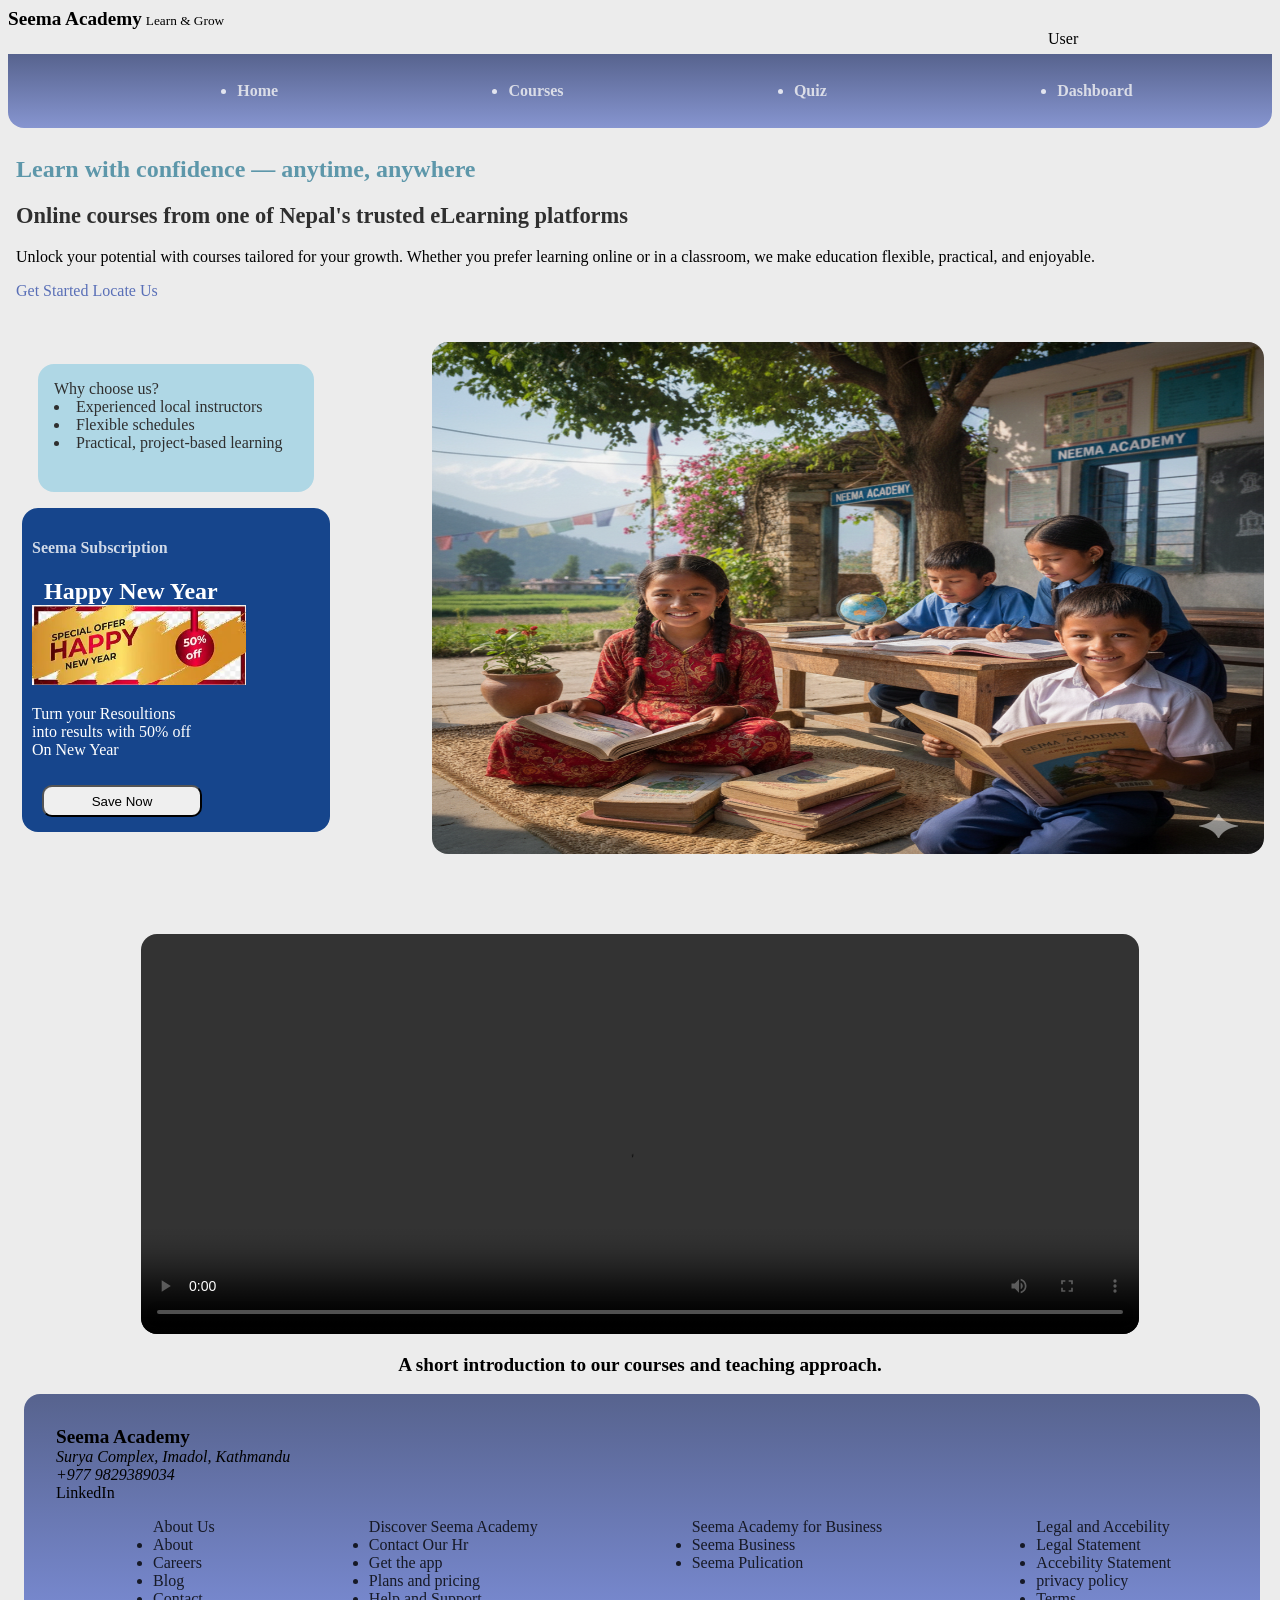
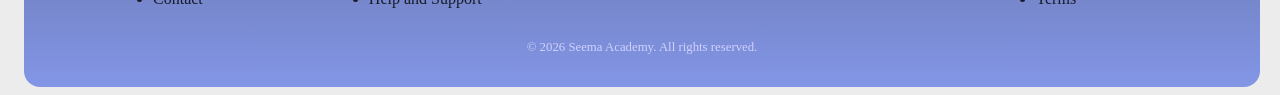
<file: Html pages/logged_in.html>
<!DOCTYPE html>
<html lang="en">
  <head>
    <meta charset="UTF-8" />
    <meta name="viewport" content="width=device-width, initial-scale=1.0" />
    <title>Neema Academy</title>
    <link rel="stylesheet" href="../css/style.css" />
  </head>
  <body>
    <header>
      <div>
        <div>
          <strong>Seema Academy</strong>
          <small>Learn & Grow</small>
          <a href="Html pages/login_page.html" class="login-btn">User</a>
        </div>
        <nav class="navigation" id="head-nav">
          <ul class="nav-ul">
            <li>
              <a href="../index.html">Home</a>
            </li>

            <li>
              <a href="../Html pages/courses.html">Courses</a>
            </li>

            <li>
              <a href="../Html pages/quiz.html">Quiz</a>
            </li>
            <li>
              <a href="../Html pages/dash.html">Dashboard</a>
            </li>
          </ul>
        </nav>
      </div>
    </header>

    <main>
      <section class="section">
        <div>
          <h1>Learn with confidence — anytime, anywhere</h1>
          <h3>
            <strong
              >Online courses from one of Nepal's trusted eLearning
              platforms</strong
            >
          </h3>
          <p>
            Unlock your potential with courses tailored for your growth. Whether
            you prefer learning online or in a classroom, we make education
            flexible, practical, and enjoyable.
          </p>

          <div>
            <a href="#">Get Started</a>
            <a href="#">Locate Us</a>
          </div>
        </div>
      </section>
      <br />

      <div id="figure">
        <div id="offer">
          <ul id="ul1">
            Why choose us?
            <li>Experienced local instructors</li>
            <li>Flexible schedules</li>
            <li>Practical, project-based learning</li>
          </ul>

          <div class="offer-btn">
            <h4 id="h41">Seema Subscription</h4>
            <strong>Happy New Year</strong>

            <img
              src="../assets/new.png"
              alt="newyear
            "
              id="new1"
            />

            <p>
              Turn your Resoultions<br />
              into results with 50% off<br />
              On New Year
            </p>
            <button type="button">Save Now</button>
          </div>
        </div>

        <div id="image1-div">
          <img src="../assets/neema.png" alt="Academy" />
        </div>
      </div>

      <section>
        <article>
          <div id="video">
            <video controls>
              <source
                src="https://www.w3schools.com/html/mov_bbb.mp4"
                type="video/mp4"
              />
              learning.
            </video>
            <p id="inde">
              <strong>
                A short introduction to our courses and teaching
                approach.</strong
              >
            </p>
          </div>
        </article>
      </section>
    </main>
    <br /><br />
    <footer>
      <div>
        <div>
          <strong>Seema Academy</strong>
          <address>
            Surya Complex, Imadol, Kathmandu<br />
            <a href="tel:+9779829389034">+977 9829389034</a>
          </address>

          <a href="https://www.linkedin.com/in/bibesh-pokharel-70557b2aa/"
            >LinkedIn</a
          >
        </div>
        <nav>
          <div>
            <div style="display: flex; justify-content: space-around">
              <ul>
                About Us
                <li>
                  <a href="#">About</a>
                </li>
                <li>
                  <a href="#">Careers</a>
                </li>
                <li>
                  <a href="#">Blog</a>
                </li>
                <li>
                  <a href="contact">Contact</a>
                </li>
              </ul>
              <ul>
                Discover Seema Academy
                <li>
                  <a href="#">Contact Our Hr</a>
                </li>
                <li>
                  <a href="#">Get the app</a>
                </li>
                <li>
                  <a href="#">Plans and pricing</a>
                </li>
                <li>
                  <a href="#">Help and Support</a>
                </li>
              </ul>

              <ul>
                Seema Academy for Business
                <li>
                  <a href="#">Seema Business</a>
                </li>
                <li>
                  <a href="#">Seema Pulication</a>
                </li>
              </ul>
              <ul>
                Legal and Accebility
                <li>
                  <a href="#">Legal Statement</a>
                </li>
                <li>
                  <a href="#">Accebility Statement</a>
                </li>
                <li>
                  <a href="#">privacy policy</a>
                </li>
                <li>
                  <a href="#">Terms</a>
                </li>
              </ul>
            </div>
          </div>
        </nav>
      </div>

      <div>
        <small>© 2026 Seema Academy. All rights reserved.</small>
      </div>
    </footer>
  </body>
</html>
</file>
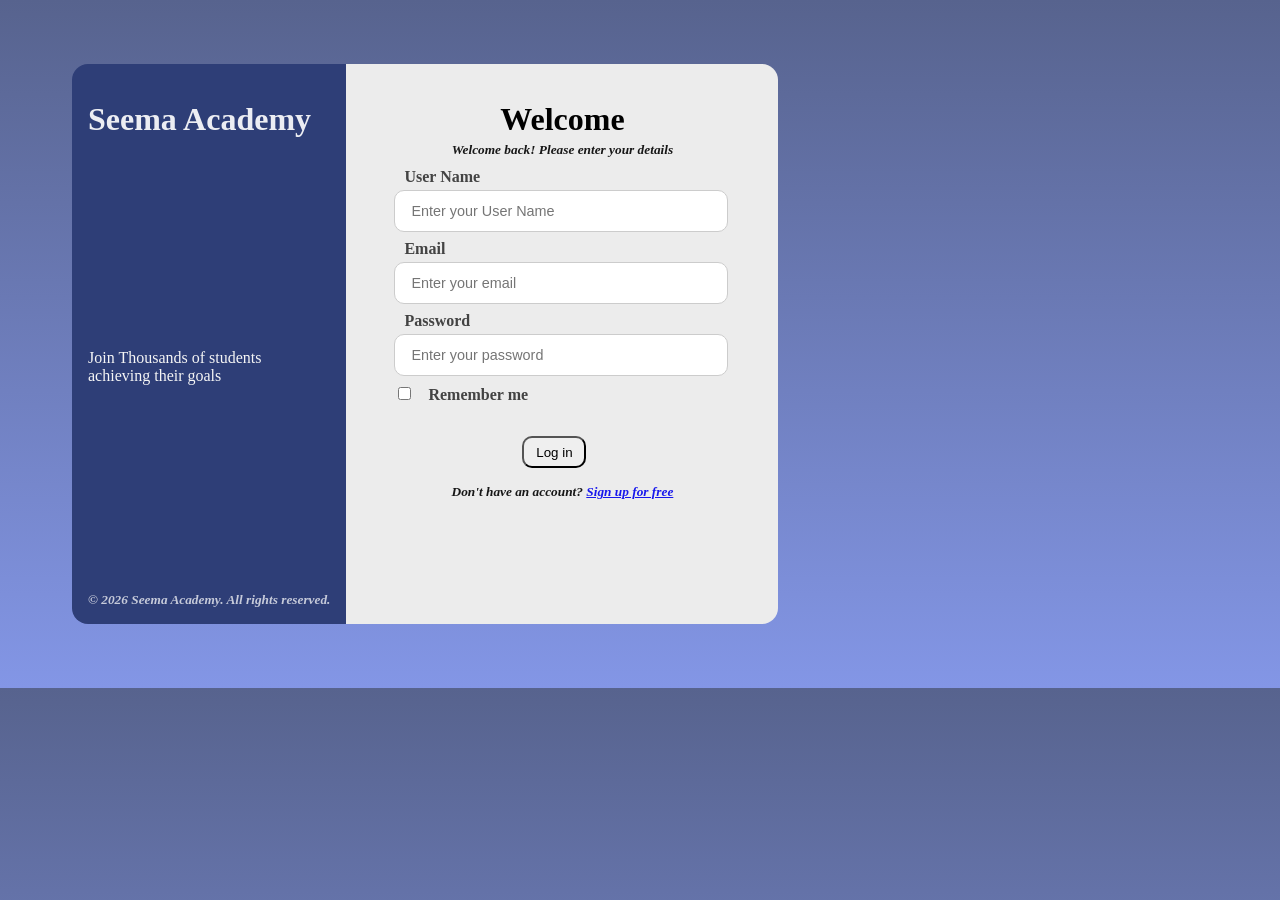
<file: Html pages/login_page.html>
<!DOCTYPE html>
<html lang="en">
  <head>
    <meta charset="UTF-8" />
    <meta name="viewport" content="width=device-width, initial-scale=1.0" />
    <title>LOGIN_PAGE</title>
    <link rel="stylesheet" href="../css/login.css" />
  </head>
  <body>
    <main>
      <div class="div">
        <h1>Seema Academy</h1>
        <p>
          Join Thousands of students<br />
          achieving their goals
        </p>
        <small>© 2026 Seema Academy. All rights reserved.</small>
      </div>
      <div class="login">
        <h1>Welcome</h1>
        <small>Welcome back! Please enter your details</small>
        <form action="logged_in.html" method="get">
          <label for="username">User Name</label>
          <input
            type="text"
            id="username"
            name="username"
            placeholder="Enter your User Name"
            required
          />
          <br />
          <label for="email">Email</label><br>
          <input
            type="email"
            id="email"
            name="email"
            placeholder="Enter your email"
            required
          />
          <br />
          <label for="password">Password</label>
          <input
            type="password"
            id="password"
            name="password"
            placeholder="Enter your password"
            required
          /><br />
          <input type="checkbox" id="check" name="check" />
          <label for="check">Remember me</label>
          <br />
          <button type="submit">Log in</button>
        </form>
        <small>
          Don't have an account?
          <a href="sign_up.html">Sign up for free</a>
        </small>
      </div>
    </main>
  </body>
</html>
</file>
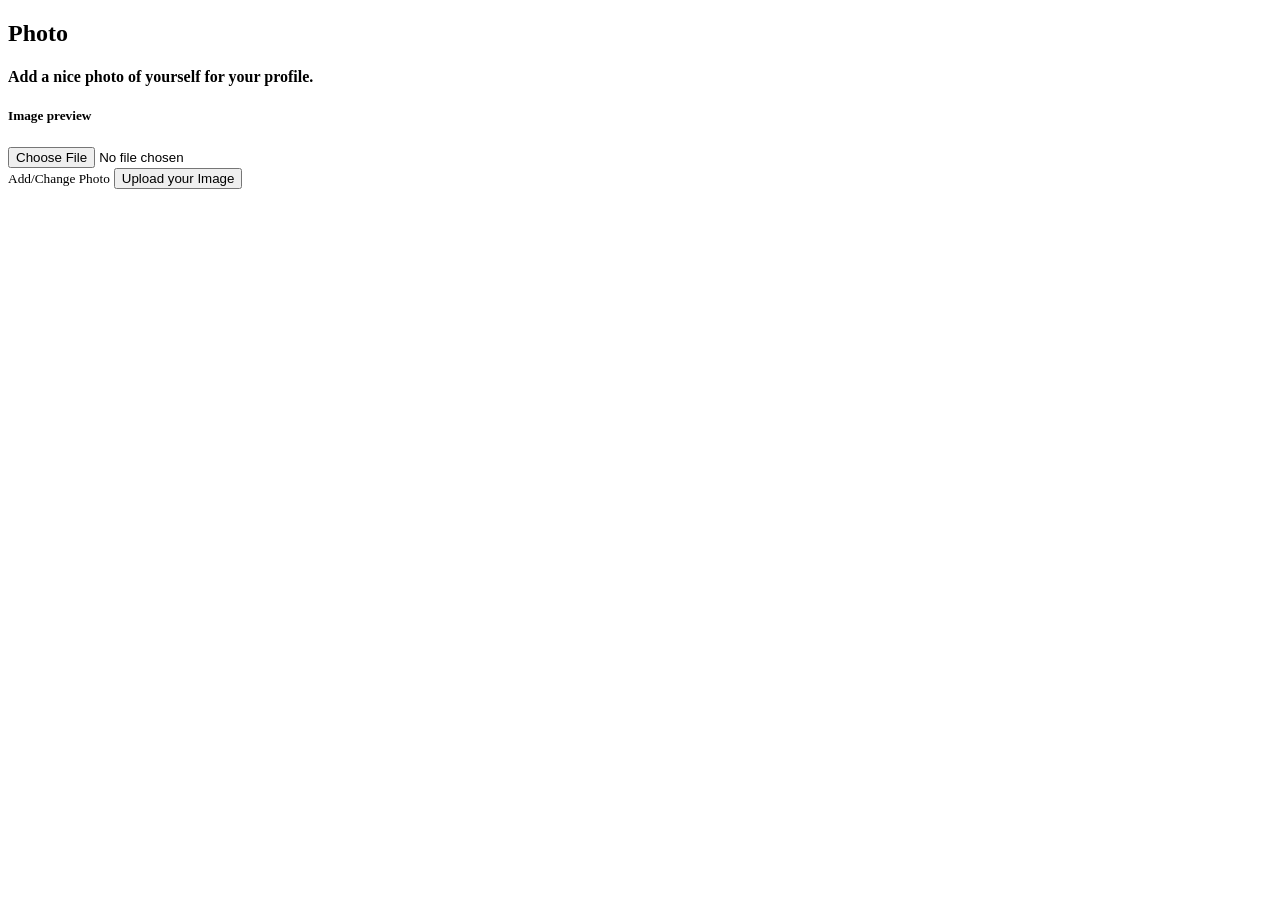
<file: Html pages/photo.html>
<!DOCTYPE html>
<html lang="en">
  <head>
    <meta charset="UTF-8" />
    <meta name="viewport" content="width=device-width, initial-scale=1.0" />
    <title>Photo</title>
  </head>
  <body>
    <main>
      <div>
        <h2>Photo</h2>
        <h4>Add a nice photo of yourself for your profile.</h4>
      </div>
      <div>
        <h5>Image preview</h5>
        <div>
          <div><input type="file" width="20px" /><br /></div>
          <small>Add/Change Photo</small>
          <button type="submit" onclick="alert('your photo has been upoaded')">
            Upload your Image
          </button>
        </div>
      </div>
    </main>
  </body>
</html>
</file>
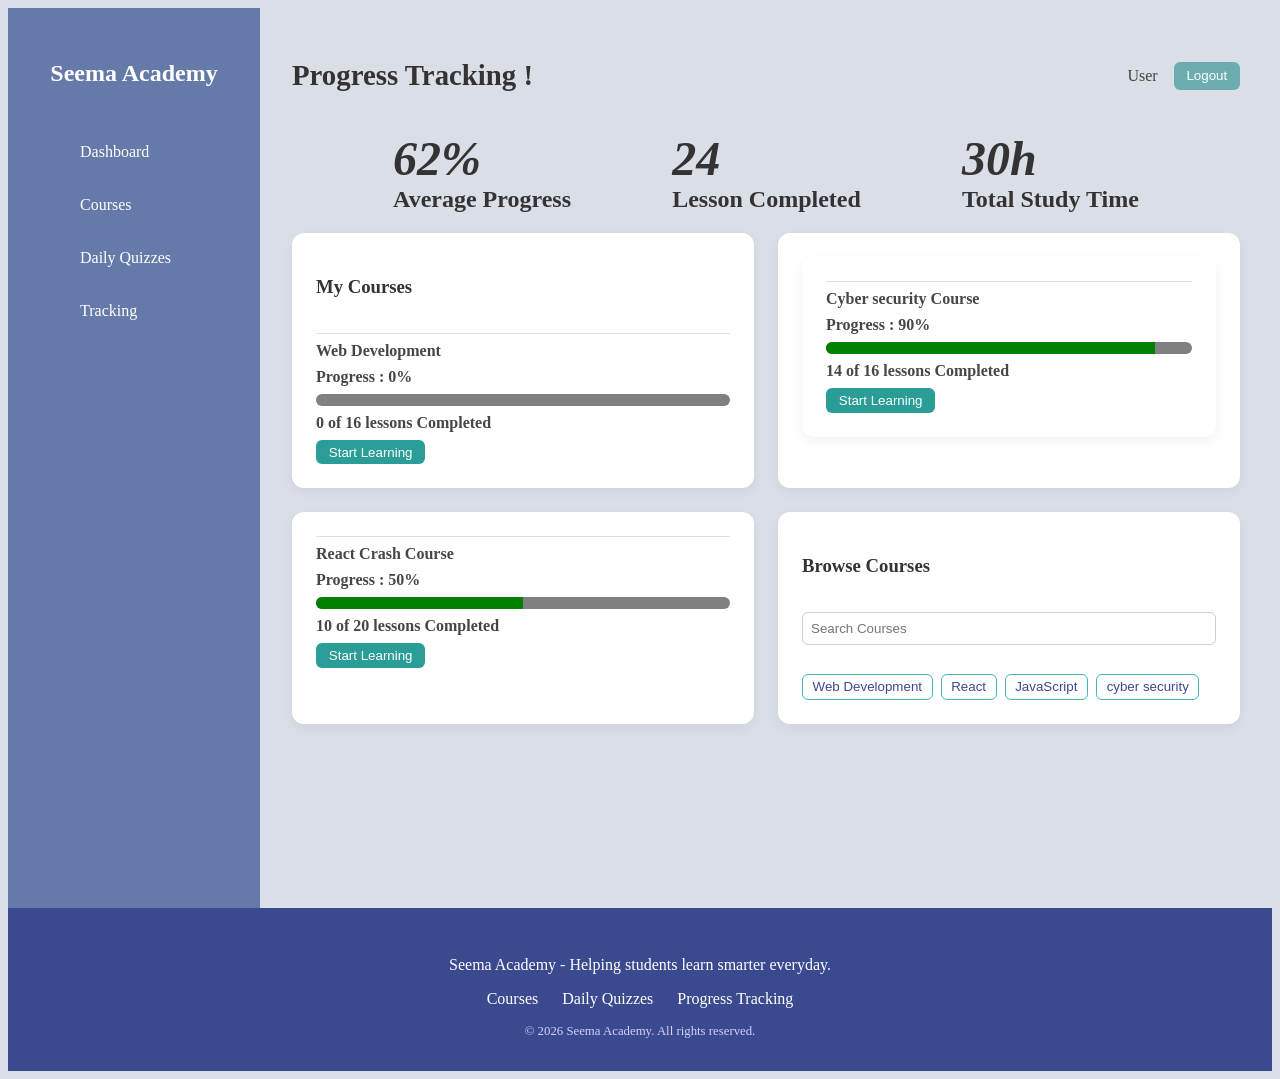
<file: Html pages/progress.html>
<!DOCTYPE html>
<html lang="en">
  <head>
    <meta charset="UTF-8" />
    <meta name="viewport" content="width=device-width, initial-scale=1.0" />
    <title>Progress</title>
    <link rel="stylesheet" href="../css/dashboard.css" />
  </head>

  <body>
    <div class="dashboard-wrapper">
      <aside class="sidebar">
        <h2>Seema Academy</h2>
        <ul>
          <a href="../Html pages/dash.html"><li>Dashboard</li></a>
          <a href="../Html pages/courses.html"><li>Courses</li></a>
          <a href="../Html pages/quiz.html"><li>Daily Quizzes</li></a>
          <a href="../Html pages/progress.html"><li>Tracking</li></a>
        </ul>
      </aside>

      <main class="dashboard-main">
        <header class="dashboard-header">
          <h1>Progress Tracking !</h1>
          <div class="user-actions">
            <span>User</span>
            <button onclick="window.location.href=('../index.html')">
              Logout
            </button>
          </div>
        </header>

        <div id="progress">
          <h2>
            <strong>62% </strong><br />
            Average Progress
          </h2>

          <h2>
            <strong> 24</strong> <br />
            Lesson Completed
          </h2>
          <h2>
            <strong> 30h</strong> <br />
            Total Study Time
          </h2>
        </div>

        <section class="dashboard-cards">
          <div class="card my-courses">
            <h3>My Courses</h3>
            <div class="course">
              <span>Web Development</span>
              <span>Progress : 0%</span>
              <progress value="0" max="100"></progress>
              <span>0 of 16 lessons Completed</span>
              <button>Start Learning</button>
            </div>
          </div>

          <div class="card daily-streak">
            <div class="card my-courses">
              <div class="course">
                <span>Cyber security Course</span>
                <span>Progress : 90%</span>
                <progress value="90" max="100"></progress>
                <span>14 of 16 lessons Completed</span>
                <button>Start Learning</button>
              </div>
            </div>
          </div>

          <div class="card my-courses">
            <div class="course">
              <span>React Crash Course</span>
              <span>Progress : 50%</span>
              <progress value="50" max="100"></progress>
              <span>10 of 20 lessons Completed</span>
              <button>Start Learning</button>
            </div>
          </div>

          <div class="card browse-courses">
            <h3>Browse Courses</h3>
            <input type="text" placeholder="Search Courses" />
            <div class="course-tags">
              <button>Web Development</button>
              <button>React</button>
              <button>JavaScript</button>
              <button>cyber security</button>
            </div>
          </div>
        </section>
      </main>
    </div>

    <footer>
      <p>Seema Academy - Helping students learn smarter everyday.</p>
      <div class="footer-links">
        <a href="#">Courses</a>
        <a href="#">Daily Quizzes</a>
        <a href="#">Progress Tracking</a>
      </div>
      <small>© 2026 Seema Academy. All rights reserved.</small>
    </footer>
  </body>
</html>
</file>
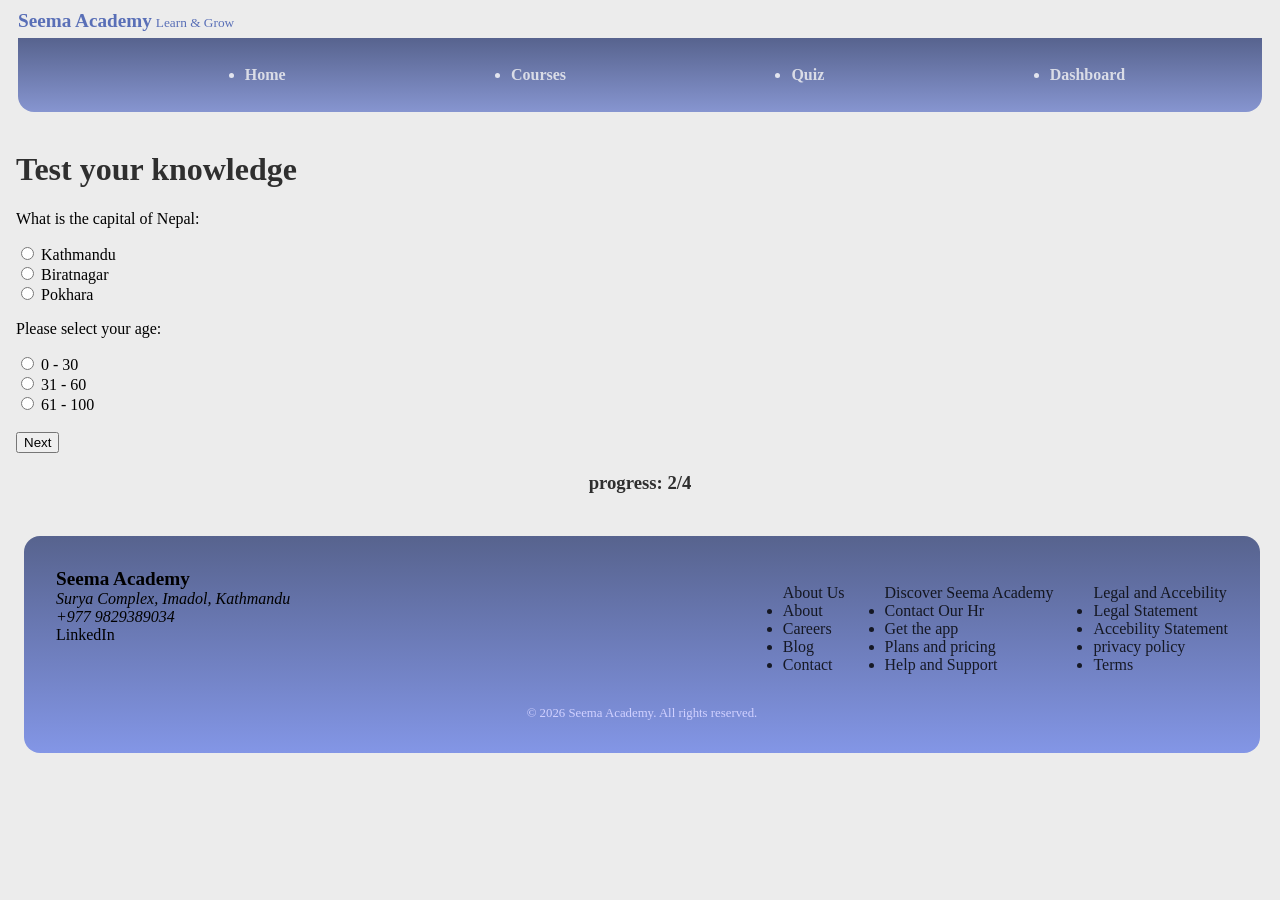
<file: Html pages/quiz.html>
<!DOCTYPE html>
<html lang="en">
  <head>
    <meta charset="UTF-8" />
    <meta name="viewport" content="width=device-width, initial-scale=1.0" />
    <title>Document</title>
    <link rel="stylesheet" href="../css/style.css" />
  </head>
  <body>
    <header class="main-nav">
      <div style="margin: 10px">
        <a>
          <div>
            <strong>Seema Academy</strong>
            <small>Learn & Grow</small>
          </div>
        </a>

        <nav class="navigation">
          <ul class="nav-ul">
            <li>
              <a href="../index.html">Home</a>
            </li>
            <li>
              <a href="courses.html">Courses</a>
            </li>

            <li>
              <a href="quiz.html">Quiz</a>
            </li>
            <li>
              <a href="dash.html">Dashboard</a>
            </li>
          </ul>
        </nav>
      </div>
    </header>
    <main>
      <div>
        <h1>Test your knowledge</h1>
      </div>

      <div>
        <form action="../Html pages/quiz1.html" method="get">
          <p>What is the capital of Nepal:</p>
          <input
            type="radio"
            id="Kathmandu"
            name="place"
            required
            value="Kathmandu"
          />
          <label for="Kathmandu">Kathmandu</label><br />
          <input type="radio" id="brt" name="place" value="brt" />
          <label for="css">Biratnagar</label><br />
          <input type="radio" id="pokhara" name="place" value="pokhara" />
          <label for="pokhara">Pokhara</label>

          <br />

          <p>Please select your age:</p>
          <input type="radio" id="age1" name="age" required value="30" />
          <label for="age1">0 - 30</label><br />
          <input type="radio" id="age2" name="age" value="60" />
          <label for="age2">31 - 60</label><br />
          <input type="radio" id="age3" name="age" value="100" />
          <label for="age3">61 - 100</label><br /><br />
          <input type="submit" value="Next" />

          <br />
        </form>
      </div>

      <div style="text-align: center">
        <h3>progress: 2/4</h3>
      </div>
    </main>
    <footer>
      <div class="footer-div">
        <div>
          <strong>Seema Academy</strong><br />
          <address>
            Surya Complex, Imadol, Kathmandu<br />
            <a href="tel:+9779829389034">+977 9829389034</a>
          </address>

          <a href="https://www.linkedin.com/in/bibesh-pokharel-70557b2aa/"
            >LinkedIn</a
          >
        </div>
        <nav>
          <div class="footer-div">
            <ul>
              About Us
              <li>
                <a href="#">About</a>
              </li>
              <li>
                <a href="#">Careers</a>
              </li>
              <li>
                <a href="#">Blog</a>
              </li>
              <li>
                <a href="contact">Contact</a>
              </li>
            </ul>
            <ul>
              Discover Seema Academy
              <li>
                <a href="#">Contact Our Hr</a>
              </li>
              <li>
                <a href="#">Get the app</a>
              </li>
              <li>
                <a href="#">Plans and pricing</a>
              </li>
              <li>
                <a href="#">Help and Support</a>
              </li>
            </ul>

            <ul>
              Legal and Accebility
              <li>
                <a href="#">Legal Statement</a>
              </li>
              <li>
                <a href="#">Accebility Statement</a>
              </li>
              <li>
                <a href="#">privacy policy</a>
              </li>
              <li>
                <a href="#">Terms</a>
              </li>
            </ul>
          </div>
        </nav>
      </div>

      <div>
        <small>© 2026 Seema Academy. All rights reserved.</small>
      </div>
    </footer>
  </body>
</html>
</file>
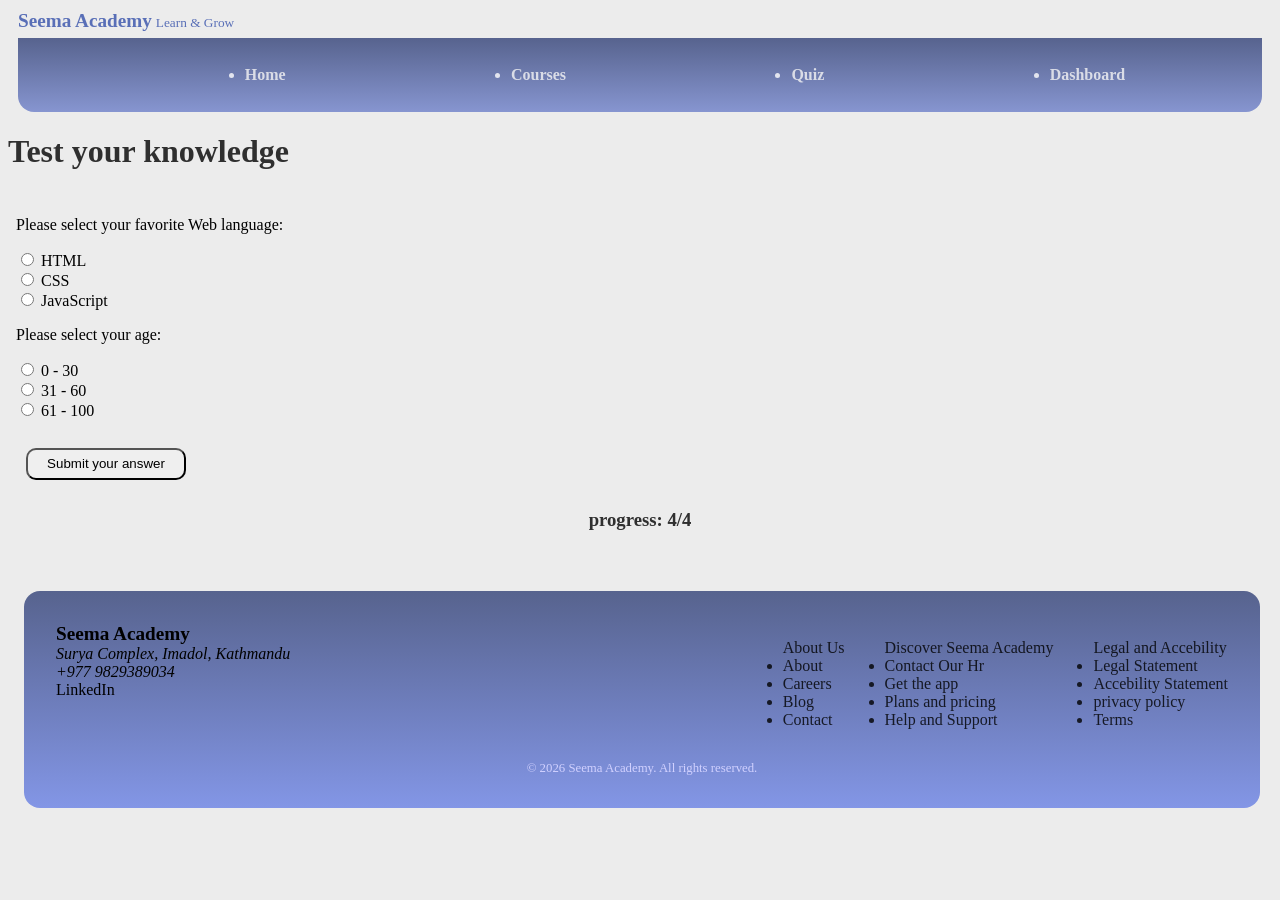
<file: Html pages/quiz1.html>
<!DOCTYPE html>
<html lang="en">
  <head>
    <meta charset="UTF-8" />
    <meta name="viewport" content="width=device-width, initial-scale=1.0" />
    <title>Document</title>
    <link rel="stylesheet" href="../css/style.css" />
  </head>
  <body>
    <header class="main-nav">
      <div style="margin: 10px">
        <a>
          <div>
            <strong>Seema Academy</strong>
            <small>Learn & Grow</small>
          </div>
        </a>
        <nav class="navigation">
          <ul class="nav-ul">
            <li>
              <a href="../Html pages/logged_in.html">Home</a>
            </li>
            <li>
              <a href="courses.html">Courses</a>
            </li>

            <li>
              <a href="quiz.html">Quiz</a>
            </li>
            <li>
              <a href="dash.html">Dashboard</a>
            </li>
          </ul>
        </nav>
      </div>
    </header>

    <div>
      <h1>Test your knowledge</h1>
    </div>
    <main>
      <div>
        <form
          action="../Html pages/quiz1.html"
          method="get "
          onsubmit="alert('Your answer has been submitted')"
        >
          <p>Please select your favorite Web language:</p>
          <input
            type="radio"
            id="html"
            name="fav_language"
            required
            value="HTML"
          />
          <label for="html">HTML</label><br />
          <input type="radio" id="css" name="fav_language" value="CSS" />
          <label for="css">CSS</label><br />
          <input
            type="radio"
            id="javascript"
            name="fav_language"
            value="JavaScript"
          />
          <label for="javascript">JavaScript</label>

          <br />

          <p>Please select your age:</p>
          <input type="radio" id="age1" name="age" required value="30" />
          <label for="age1">0 - 30</label><br />
          <input type="radio" id="age2" name="age" value="60" />
          <label for="age2">31 - 60</label><br />
          <input type="radio" id="age3" name="age" value="100" />
          <label for="age3">61 - 100</label><br /><br />

          <button type="submit">Submit your answer</button>
          <br />
        </form>
      </div>

      <div style="text-align: center">
        <h3>progress: 4/4</h3>
      </div>
      <br />
    </main>
    <footer>
      <div class="footer-div">
        <div>
          <strong>Seema Academy</strong><br />
          <address>
            Surya Complex, Imadol, Kathmandu<br />
            <a href="tel:+9779829389034">+977 9829389034</a>
          </address>

          <a href="https://www.linkedin.com/in/bibesh-pokharel-70557b2aa/"
            >LinkedIn</a
          >
        </div>
        <nav>
          <div class="footer-div">
            <ul>
              About Us
              <li>
                <a href="#">About</a>
              </li>
              <li>
                <a href="#">Careers</a>
              </li>
              <li>
                <a href="#">Blog</a>
              </li>
              <li>
                <a href="contact">Contact</a>
              </li>
            </ul>
            <ul>
              Discover Seema Academy
              <li>
                <a href="#">Contact Our Hr</a>
              </li>
              <li>
                <a href="#">Get the app</a>
              </li>
              <li>
                <a href="#">Plans and pricing</a>
              </li>
              <li>
                <a href="#">Help and Support</a>
              </li>
            </ul>

            <ul>
              Legal and Accebility
              <li>
                <a href="#">Legal Statement</a>
              </li>
              <li>
                <a href="#">Accebility Statement</a>
              </li>
              <li>
                <a href="#">privacy policy</a>
              </li>
              <li>
                <a href="#">Terms</a>
              </li>
            </ul>
          </div>
        </nav>
      </div>

      <div>
        <small>© 2026 Seema Academy. All rights reserved.</small>
      </div>
    </footer>
  </body>
</html>
</file>
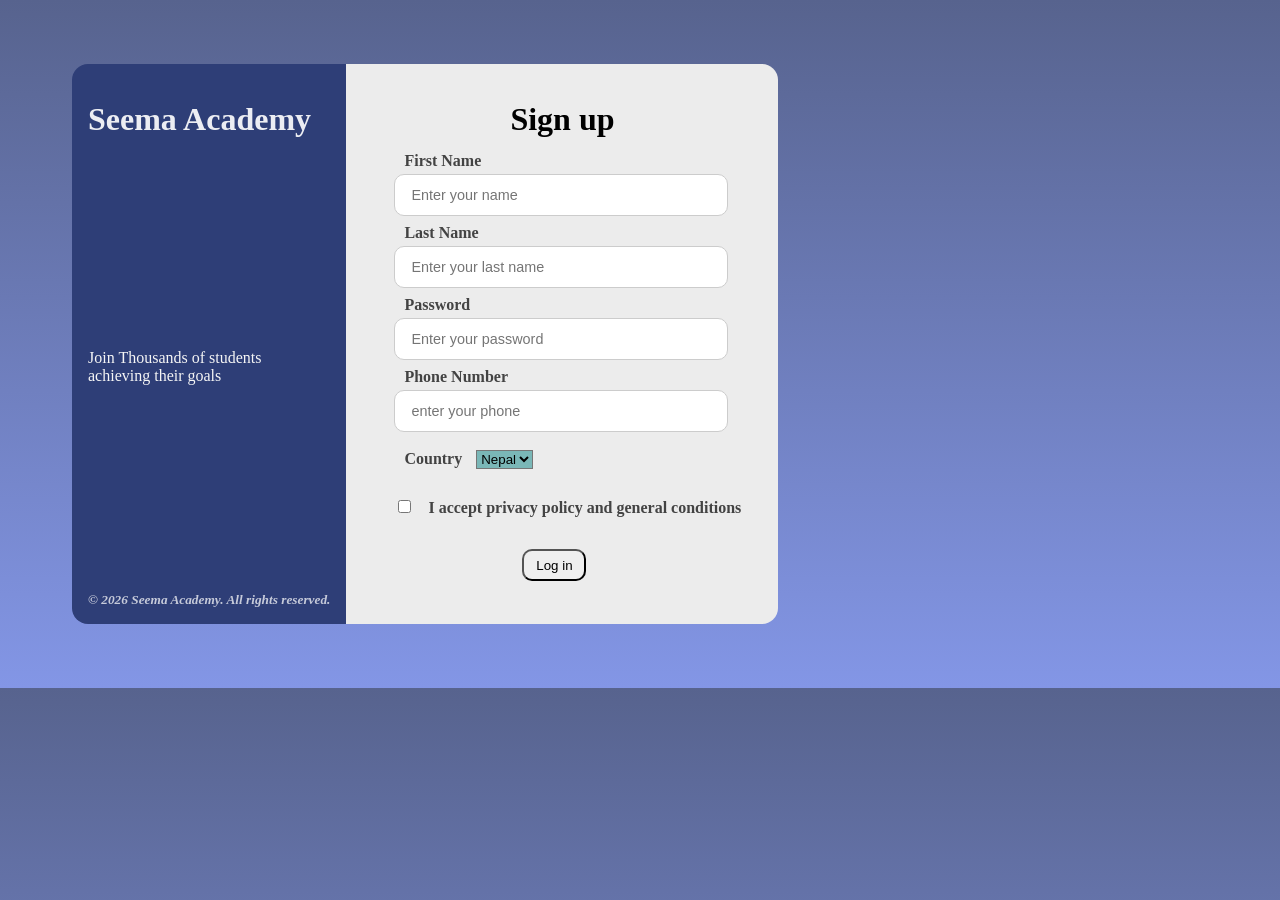
<file: Html pages/sign_up.html>
<!DOCTYPE html>
<html lang="en">
  <head>
    <meta charset="UTF-8" />
    <meta name="viewport" content="width=device-width, initial-scale=1.0" />
    <title>Register</title>
    <link rel="stylesheet" href="../css/login.css" />
  </head>
  <body>
    <main>
      <div class="div">
        <h1>Seema Academy</h1>
        <p>
          Join Thousands of students<br />
          achieving their goals
        </p>
        <small>© 2026 Seema Academy. All rights reserved.</small>
      </div>
      <div class="login">
        <h1>Sign up</h1>
        <form action="../Html pages/logged_in.html" method="get">
          <div>
            <label for="firstname">First Name</label>
            <input
              type="text"
              id="firstname"
              name="firstname"
              placeholder="Enter your name"
              required
            /><br />

            <label for="Last_name">Last Name</label>
            <input
              type="text"
              id="Last_name"
              name="Last_name"
              placeholder="Enter your last name"
              required
            />
            <label for="password">Password</label>
            <input
              type="password"
              id="password"
              name="password"
              placeholder="Enter your password"
              required
            />

            <label for="phone">Phone Number</label>
            <input
              type="tel"
              placeholder="enter your phone"
              id="phone"
              required
              pattern="[0-9]{10}"
            />

            <label for="country">Country</label>
            <select id="country" required>
              <option>Nepal</option>
              <option>india</option>
              <option>china</option></select
            ><br /><br />
            <input type="checkbox" id="check2" required />
            <label for="check2"
              >I accept privacy policy and general conditions</label
            >
          </div>

          <button type="submit">Log in</button>
        </form>
      </div>
    </main>
  </body>
</html>
</file>
<file: css/style.css>
body {
  background-color: #ececec;
}

main {
  padding: 8px;
}

h1,
h2,
h3,
h4,
h5,
h6,
ul {
  opacity: 0.8;
}

strong {
  font-size: larger;
}

/* index page */
/* navigation */

.navigation {
  width: 100%;
  max-width: 100%;
  box-sizing: border-box;
  background: linear-gradient(to bottom, #57638e, #7082cad1);
  padding: 12px 24px;
  color: #ffffff;
  min-height: 3rem;
  margin-top: 6px;
  border-bottom-left-radius: 16px;
  border-bottom-right-radius: 16px;
}
.nav-ul {
  display: flex;
  flex-direction: row;
  justify-content: space-around;
  margin-left: 50px;
  font-weight: bolder;
}

.login-btn {
  margin-left: 65rem;
  text-decoration: none;
  color: black;
}

.nav-ul a {
  text-decoration: none;
  color: whitesmoke;
}

.section h1 {
  color: #20728edf;
}

#figure {
  display: flex;
  margin-top: 24px;
  gap: 6rem;
  max-height: auto;
}
#figure #offer {
  border-radius: 16px;
  padding: 6px;
  margin-bottom: 2rem;
  display: flex;
  flex-direction: column;
  gap: auto;
}

#image1-div {
  border-radius: 12px;
  height: 32rem;
  width: 52rem;
}
#image1-div img {
  border-radius: 16px;
  height: 32rem;
  width: 52rem;
  object-fit: fill;
}

#ul1 {
  background-color: #a1d3e4;
  border-radius: 16px;
  padding: 1rem;
  margin: 1rem;
  height: 6rem;
  width: auto;
}
#ul1 li {
  list-style: inside;
}

/* offer button */

#figure .offer-btn {
  background-color: #16458c;
  border-radius: 16px;
  padding: 10px;
  color: white;
  height: 19rem;
  font-family: "Times New Roman", Times, serif;
}

.offer-btn #h4 {
  background-color: #16458c;
  font-weight: bolder;
  margin-bottom: 2px;
}
main .offer-btn p {
  background-color: #16458c;
}
.offer-btn strong {
  background-color: #16458c;
  margin-top: 2px;
  font-size: x-large;
  margin-left: 12px;
}
button {
  width: 10rem;
  height: 2rem;
  margin: 10px;
  border-radius: 10px;
  cursor: grab;
}

button:hover {
  background-color: #a1d3e4;
}

/* new year photo */
#new1 {
  height: 5rem;
  background-color: #16458c;
}

#video {
  max-width: 80%;
  height: 25rem;
  margin: 4rem auto auto;
  border-radius: 16px;
}

#video video {
  width: 100%;
  height: 100%;
  object-fit: fill;
  border-radius: 16px;
}

#video #inde {
  text-align: center;
}

/* footer css */
footer {
  margin: 16px 12px auto 16px;
  background: linear-gradient(to bottom, #57638e, #8396e6);
  padding: 2rem;
  text-align: left;
  border-radius: 16px;
}

footer a {
  text-decoration: none;
  color: black;
}

footer ul {
  color: black;
}

footer small {
  display: block;
  margin-top: 1rem;
  font-size: 0.8rem;
  color: #d1d1ff;
  text-align: center;
}
.footer-div {
  display: flex;
  flex-direction: row;
  justify-content: space-between;
}

a {
  text-decoration: none;
  color: rgb(89, 111, 183);
}
</file>
<file: css/courses_details.css>
.course-grid {
  display: grid;
  grid-template-columns: 3fr 1fr;
}

.div1 {
  margin: 4rem;
}
.video-container {
  max-width: 80%;
  height: 25rem;
  border-radius: 16px;
  background-color: aqua;
}

.video-container video {
  width: 100%;
  height: 100%;
  object-fit: fill;
  border-radius: 16px;
}

#course-panel {
  width: 360px;
  height: 400px;
  border: 2px solid #060606;
  border-radius: 8px;
  font-family: system-ui, sans-serif;
  display: flex;
  flex-direction: column;
  margin-left: -10%;
}
#course-panel h3 {
  margin-left: 20px;
}
#intro {
  display: flex;
  flex-direction: column;
  font-weight: 600;
  margin-bottom: 2rem;
}

.close-btn {
  background: none;
  border: none;
  font-size: 20px;
  cursor: pointer;
}

.section {
  padding: 12px 16px;
  overflow-y: auto;
  scrollbar-width: none;
}

.section-header {
  margin-bottom: 12px;
}

.section-header h4 {
  margin: 0;
  font-size: 14px;
}

.progress {
  font-size: 12px;
  color: #666;
}

.lesson-list li {
  margin-bottom: 10px;
}

.lesson-list label {
  display: flex;
  align-items: flex-start;
  cursor: pointer;
}

.lesson-list .title {
  font-size: 13px;
  max-width: 240px;
}

.section summary {
  display: block;
  cursor: pointer;
  padding: 10px;
  background-color: #f3f3f3;
  border-radius: 4px;
  font-weight: 600;
}

.section summary:hover {
  background-color: #938c8c;
}
.section[open] summary {
  background-color: #e6f2ff;
}

.lesson-list {
  padding-left: 20px;
  margin-top: 10px;
}

#learn {
  padding: 16px;
}

#learn ul {
  list-style-position: inside;
  text-align: start;
  list-style: inside;
  font-weight: 500;
  margin-top: 7rem;
}

/* skills div */

#skill1 {
  margin-left: 3rem;
}

#skill1 button {
  background-color: #e8eef7;
  cursor: default;
  width: 5rem;
  margin-bottom: 2rem;
}

#review {
  display: flex;
  flex-direction: row;
  max-width: auto;
  max-height: auto;
  gap: 5rem;
  padding: 2rem;
}
#review div {
  height: auto;
  width: auto;
}

#review img {
  height: 32rem;
  width: 36rem;
  border-radius: 16px;
}
#review p {
  font-size: larger;
  margin-top: 14rem;
  font-weight: bold;
  opacity: 0.9;
}

h4 {
  opacity: 0.8;
}
</file>
<file: css/courses.css>
.container {
  display: flex;
  flex-direction: row;
  gap: 4rem;
  height: 20rem;
  justify-content: center;
  margin: 2rem;
  flex-wrap: wrap;
}

.img-div {
  width: 200px;
  height: 140px;
}
/* on hover description */

.card1 {
  position: relative;
  height: auto;
}
.card {
  position: relative;
  width: 230px;
}
.description {
  position: absolute;
  left: 100%;
  width: 240px;
  padding: 15px;
  height: auto;
  background-color: white;
  color: black;
  font-size: 0.9rem;
  border-radius: 4px;
  opacity: 0;
  visibility: hidden;
  transition: opacity 0.5s ease-in, transform 0.3s ease;
  box-shadow: 0 4px 12px rgba(0, 0, 0, 0.2);
  transform: translateX(10px);
  z-index: 10;
}

.description1 {
  position: absolute;
  right: 240px;
  width: 240px;
  padding: 15px;
  height: auto;
  background-color: white;
  color: black;
  font-size: 0.9rem;
  border-radius: 4px;
  opacity: 0;
  visibility: hidden;
  transition: opacity 0.5s ease-in, transform 0.3s ease;
  box-shadow: 0 4px 12px rgba(0, 0, 0, 0.2);
  transform: translateX(10px);
  z-index: 10;
}
.card:hover .description1 {
  visibility: visible;
  opacity: 1;
  transform: translateX(0);
}

/* search and filter */

.browse-courses {
  display: flex;
  flex-direction: column;
  flex-wrap: wrap;
align-items: center;
}

.browse-courses input {
  padding: 0.5rem;
  border-radius: 6px;
  border: 1px solid #ccc;
  margin-bottom: 0.8rem;
  width: 40rem;
  text-align: center;
  border-radius: 16px;
}

.browse-courses .course-tags {
  display: flex;
  flex-wrap: wrap;
  gap: 0.5rem;
}

.browse-courses .course-tags button {
  padding: 0.3rem 0.6rem;
  border-radius: 6px;
  border: 1px solid #3fb9b1;
  background-color: #fff;
  color: #3b4a8f;
  cursor: pointer;
  transition: all 0.3s;
}

.browse-courses .course-tags button:hover {
  background-color: #33adb8;
  color: #fff;
}
.card:hover .description {
  visibility: visible;
  opacity: 1;
  transform: translateX(0);
}
.description ul {
  background-color: white;
}

.description li {
  background-color: white;
}

img {
  object-fit: contain;
  width: 100%;
  height: 100%;
  border: 1px solid rgba(0, 0, 0, 0.41);
  border-radius: 8px;
}

.container h4 {
  text-decoration: none;
}
a {
  text-decoration: none;
  color: black;
}

.img-div span {
  color: #c4710d;
  background-color: #dadee7;
  padding: 2px 2px 2px 0px;
  border-radius: 4px;
}

#skills {
  margin-top: 2rem;
}

.min-div {
  display: grid;
  gap: 10px;
  grid-template-columns: repeat(4, 1fr);
}
</file>
<file: css/dashboard.css>
body {
  background-color: #dadee7;
  color: #333;
}

.dashboard-wrapper {
  display: flex;
  min-height: 100vh;
}

ul a {
  text-decoration: none;
  color: white;
}

.sidebar {
  width: 220px;
  background-color: #667aa9;
  color: #ffffff;
  display: flex;
  flex-direction: column;
  padding: 2rem 1rem;
}

.sidebar h2 {
  font-size: 1.5rem;
  margin-bottom: 2rem;
  text-align: center;
}

.sidebar ul {
  list-style: none;
  display: flex;
  flex-direction: column;
  gap: 1.2rem;
}

.sidebar ul li {
  cursor: pointer;
  padding: 0.5rem 1rem;
  border-radius: 6px;
}

.sidebar ul li:hover {
  background-color: rgba(255, 255, 255, 0.2);
}

.dashboard-main {
  flex: 1;
  padding: 2rem;
  display: flex;
  flex-direction: column;
}

.dashboard-header {
  display: flex;
  justify-content: space-between;
  align-items: center;
}

.dashboard-header h1 {
  font-size: 1.8rem;
  font-weight: bold;
}

.user-actions {
  display: flex;
  align-items: center;
  gap: 1rem;
}

.user-actions button {
  padding: 0.4rem 0.8rem;
  border: none;
  background-color: #6dadb2;
  color: #fff;
  border-radius: 6px;
  cursor: pointer;
}

.user-actions button:hover {
  background-color: #2c8c9b;
}

.dashboard-cards {
  display: grid;
  grid-template-columns: repeat(2, minmax(250px, 1fr));
  gap: 1.5rem;
}

.card {
  background-color: #fff;
  padding: 1.5rem;
  border-radius: 12px;
  box-shadow: 0 4px 12px rgba(0, 0, 0, 0.05);
  display: flex;
  flex-direction: column;
  gap: 1rem;
}

.my-courses .course {
  display: flex;
  flex-direction: column;
  gap: 0.5rem;
  border-top: 1px solid #e0e0e0;
  padding-top: 0.5rem;
}

.my-courses .course span {
  font-weight: bold;
}

.my-courses button {
  align-self: flex-start;
  padding: 0.3rem 0.8rem;
  border: none;
  border-radius: 6px;
  background-color: #2b9d97;
  color: #fff;
  cursor: pointer;
}

.my-courses button:hover {
  background-color: #329ba6;
}

progress {
  width: 100%;
  height: 12px;
  border-radius: 6px;
  overflow: hidden;
  appearance: none;
}

.daily-streak .streak {
  display: flex;
  flex-direction: column;
  align-items: center;
  gap: 0.5rem;
}

.daily-streak .fire-icons {
  font-size: 1.5rem;
  display: flex;
  gap: 0.3rem;
}

.quick-actions .actions-grid {
  display: grid;
  grid-template-columns: repeat(2, 1fr);
  gap: 0.8rem;
}

.quick-actions button {
  padding: 0.5rem 0;
  border: 1px solid #27947c;
  border-radius: 6px;
  background-color: #fff;
  color: #3b4a8f;
  cursor: pointer;
  transition: all 0.3s;
}

.quick-actions button:hover {
  background-color: #3b4a8fb4;
  color: #fff;
}

.browse-courses input {
  padding: 0.5rem;
  border-radius: 6px;
  border: 1px solid #ccc;
  margin-bottom: 0.8rem;
}

.browse-courses .course-tags {
  display: flex;
  flex-wrap: wrap;
  gap: 0.5rem;
}

.browse-courses .course-tags button {
  padding: 0.3rem 0.6rem;
  border-radius: 6px;
  border: 1px solid #3fb9b1;
  background-color: #fff;
  color: #3b4a8f;
  cursor: pointer;
  transition: all 0.3s;
}

.browse-courses .course-tags button:hover {
  background-color: #33adb8;
  color: #fff;
}

footer {
  background-color: #3b4a8f;
  color: #fff;
  padding: 2rem;
  text-align: center;
}

footer .footer-links {
  margin: 1rem 0;
  display: flex;
  justify-content: center;
  gap: 1.5rem;
}

footer .footer-links a {
  color: #fff;
  text-decoration: none;
  transition: color 0.3s;
}

footer .footer-links a:hover {
  color: #d1d1ff;
}

footer small {
  display: block;
  margin-top: 1rem;
  font-size: 0.8rem;
  color: #d1d1ff;
}

/* progress */

#progress {
  display: flex;
  flex-direction: row;
  justify-content: space-evenly;
}

strong {
  font-size: 3rem;
  font-style: oblique;
}

span {
  opacity: 0.9;
}

a {
  text-decoration: none;
  color: black;
}
</file>
<file: css/login.css>
body {
  background: linear-gradient(to bottom, #57638e, #8396e6);
  font-family: "Times New Roman", Times, serif;
}

main {
  display: flex;
  flex-direction: row;
  justify-self: center;
  flex-wrap: wrap;
  margin: 4rem;
  height: 35rem;
}
.div {
  padding: 16px;
  display: flex;
  flex-direction: column;
  justify-content: space-between;
  background-color: #2e3e77;

  border-top-left-radius: 16px;
  border-bottom-left-radius: 16px;
}
.login {
  background-color: #ececec;
  display: flex;
  flex-direction: column;
  flex-wrap: wrap;
  justify-self: center;
  border-bottom-right-radius: 16px;
  width: 25rem;
  border-top-right-radius: 16px;
  padding: 16px;
  align-items: center;
}

input[type="text"],
input[type="password"],
input[type="email"],
input[type="tel"] {
  width: 19rem;
  padding: 12px;
  padding-left: 1rem;
  margin-top: 4px;
  margin-bottom: 8px;
  border-radius: 10px;
  border: 1px solid #ccc;
  outline: none;
  font-size: 0.9rem;
  transition: 0.3s;
}

label {
  font-size: 1rem;
  font-weight: 600;
  color: #050505bb;
  margin-left: 10px;
}

button {
  width: 4rem;
  height: 2rem;
  margin-top: 2rem;
  border-radius: 10px;
  cursor: grab;
  margin-left: 8rem;
  margin-bottom: 1rem;
}

button:hover {
  background-color: #a1d3e4;
  margin-bottom: 10px;
}
h1 {
  color: #ffffffe8;
  margin-bottom: 4px;
}
h2 {
  margin-top: 34px;
}

small {
  font-weight: 700;
  font-style: oblique;
  opacity: 0.8;
  color: #ffffffe8;
}

.login small {
  color: black;
  opacity: 0.9;
}

select {
  background-color: rgba(116, 181, 181, 0.95);
  margin: 10px;
}
form {
  margin-top: 10px;
  padding-left: 2rem;
}

p {
  color: whitesmoke;
}

.login h1 {
  color: black;
}
</file>
